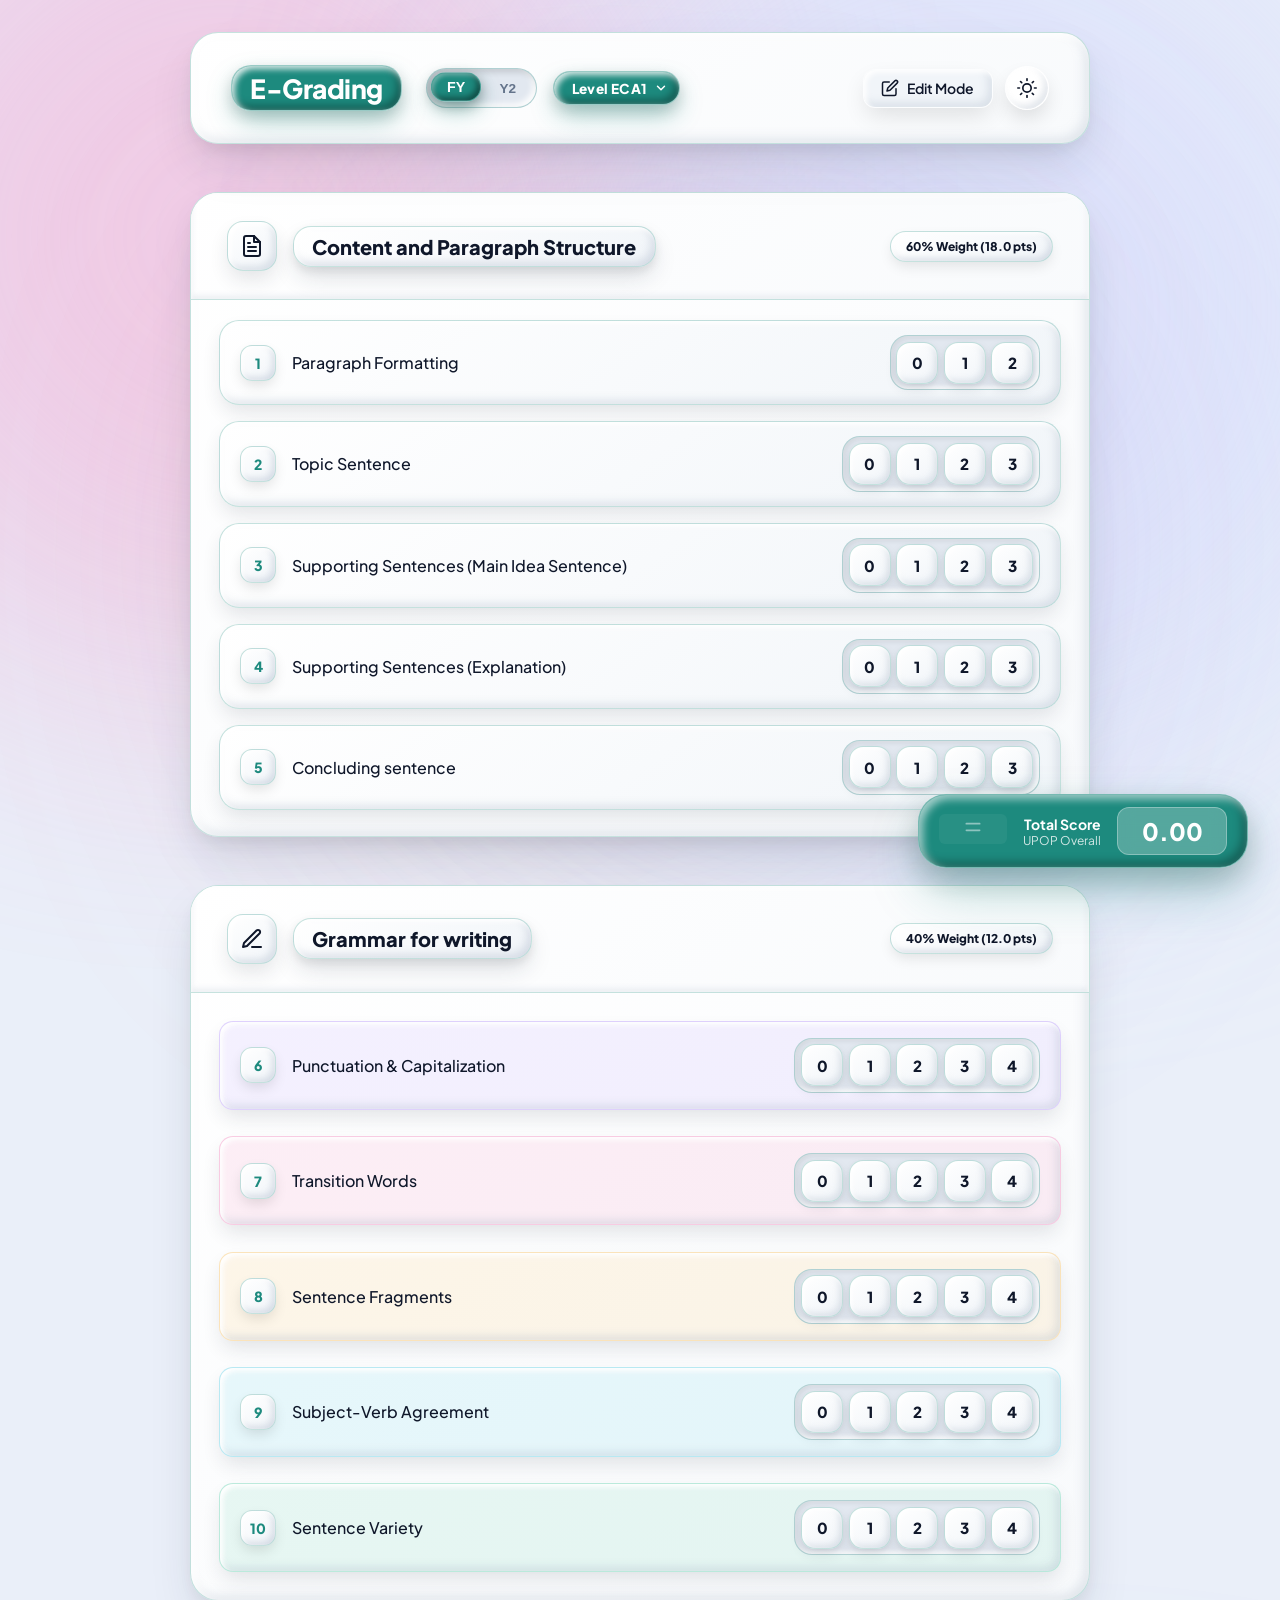
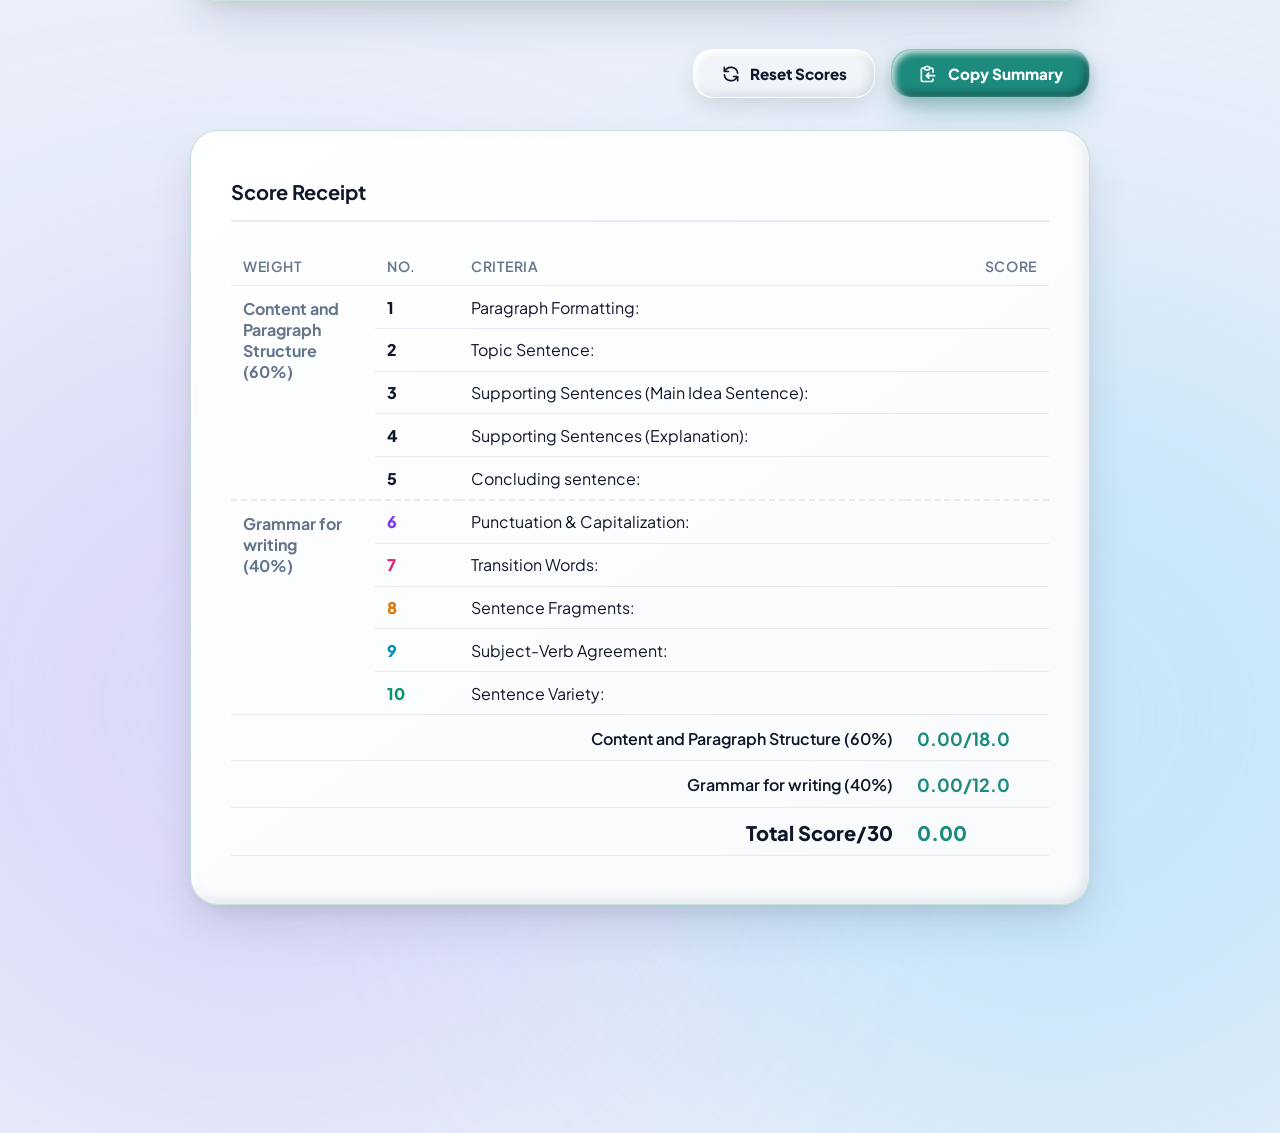
<file: index.html>
<!DOCTYPE html>
<html lang="en">

<head>
    <meta charset="UTF-8">
    <meta name="viewport" content="width=device-width, initial-scale=1.0">
    <title>E-Grading</title>
    <link rel="icon" type="image/svg+xml" href="favicon.svg?v=1.0">
    <link href="https://fonts.googleapis.com/css2?family=Plus+Jakarta+Sans:wght@400;500;600;700;800&family=Inter:wght@400;500;600;700;800&display=swap" rel="stylesheet">
    <link rel="stylesheet" href="style.css?v=12.0">
</head>

<div class="mesh-wrapper">
    <div class="mesh-blob mesh-1"></div>
    <div class="mesh-blob mesh-2"></div>
    <div class="mesh-blob mesh-3"></div>
    <div class="mesh-blob mesh-4"></div>
    <div class="mesh-blob mesh-5"></div>
    <div class="mesh-blob mesh-6"></div>
</div>
<div class="noise-overlay"></div>

<div class="floating-score-card fade-in" id="draggable-score">
    <div class="drag-handle" title="Drag to move anywhere">
        <svg width="20" height="20" fill="none" stroke="currentColor" viewBox="0 0 24 24">
            <path stroke-linecap="round" stroke-linejoin="round" stroke-width="2" d="M4 8h16M4 16h16"></path>
        </svg>
    </div>
    <div class="score-info">
        <span class="score-label">Total Score</span>
        <span class="score-desc">UPOP Overall</span>
    </div>
    <div class="score-value-wrap">
        <span id="top-total-score">0</span>
    </div>
</div>

<div class="container">
    <!-- Premium Header -->
    <header class="header glass-panel">
        <div class="header-left">
            <h1 class="title"><span class="title-logo">E-Grading</span>
                <div class="year-toggle-group" id="year-toggle-group">
                    <button class="year-toggle-btn active" data-year="FY">FY</button>
                    <button class="year-toggle-btn" data-year="Y2">Y2</button>
                </div>
                <select id="level-select" class="badge level-select">
                    <!-- Populated dynamically via JS -->
                </select>
            </h1>
        </div>
        <div class="header-right" style="display: flex; gap: 0.75rem; align-items: center;">
            <button id="edit-mode-toggle" class="btn btn-secondary edit-toggle-btn" title="Toggle Rubric Edit Mode">
                <svg width="18" height="18" viewBox="0 0 24 24" fill="none" stroke="currentColor" stroke-width="2" stroke-linecap="round" stroke-linejoin="round">
                    <path d="M11 4H4a2 2 0 0 0-2 2v14a2 2 0 0 0 2 2h14a2 2 0 0 0 2-2v-7"></path>
                    <path d="M18.5 2.5a2.121 2.121 0 0 1 3 3L12 15l-4 1 1-4 9.5-9.5z"></path>
                </svg>
                <span id="edit-toggle-label">Edit Mode</span>
            </button>
            <button id="theme-toggle" class="theme-btn" aria-label="Toggle Dark Mode">
                <svg class="sun-icon" xmlns="http://www.w3.org/2000/svg" width="20" height="20" viewBox="0 0 24 24"
                    fill="none" stroke="currentColor" stroke-width="2" stroke-linecap="round" stroke-linejoin="round">
                    <circle cx="12" cy="12" r="5"></circle>
                    <line x1="12" y1="1" x2="12" y2="3"></line>
                    <line x1="12" y1="21" x2="12" y2="23"></line>
                    <line x1="4.22" y1="4.22" x2="5.64" y2="5.64"></line>
                    <line x1="18.36" y1="18.36" x2="19.78" y2="19.78"></line>
                    <line x1="1" y1="12" x2="3" y2="12"></line>
                    <line x1="21" y1="12" x2="23" y2="12"></line>
                    <line x1="4.22" y1="19.78" x2="5.64" y2="18.36"></line>
                    <line x1="18.36" y1="5.64" x2="19.78" y2="4.22"></line>
                </svg>
                <svg class="moon-icon" xmlns="http://www.w3.org/2000/svg" width="20" height="20" viewBox="0 0 24 24"
                    fill="none" stroke="currentColor" stroke-width="2" stroke-linecap="round" stroke-linejoin="round"
                    style="display:none;">
                    <path d="M21 12.79A9 9 0 1 1 11.21 3 7 7 0 0 0 21 12.79z"></path>
                </svg>
            </button>
        </div>
    </header>

    <!-- Edit Toolbar (Shown in Edit Mode) -->
    <div class="edit-toolbar glass-panel fade-in" id="edit-toolbar" style="display: none;">
        <div class="edit-toolbar-left">
            <span class="badge edit-mode-tag">
                <svg width="13" height="13" viewBox="0 0 24 24" fill="none" stroke="currentColor" stroke-width="2.5" stroke-linecap="round" stroke-linejoin="round">
                    <path d="M12 20h9"></path>
                    <path d="M16.5 3.5a2.121 2.121 0 0 1 3 3L7 19l-4 1 1-4L16.5 3.5z"></path>
                </svg>
                <span>EDIT MODE</span>
            </span>
            <div class="edit-toolbar-divider"></div>
            <div class="edit-toolbar-pill">
                <label for="edit-exam-total-points">Exam:</label>
                <input type="number" id="edit-exam-total-points" value="30" min="1" max="1000">
                <span class="pts-unit">pts</span>
            </div>
            <div class="edit-toolbar-pill">
                <label for="edit-show-score-100">
                    <input type="checkbox" id="edit-show-score-100">
                    <span>Score / 100</span>
                </label>
            </div>
        </div>
        <div class="edit-toolbar-right">
            <button id="restore-default-btn" class="btn btn-secondary toolbar-btn" title="Restore default criteria for this level">
                <svg width="14" height="14" viewBox="0 0 24 24" fill="none" stroke="currentColor" stroke-width="2.2" stroke-linecap="round" stroke-linejoin="round">
                    <path d="M3 12a9 9 0 0 1 9-9 9.75 9.75 0 0 1 6.74 2.74L21 8"></path>
                    <path d="M21 3v5h-5"></path>
                    <path d="M21 12a9 9 0 0 1-9 9 9.75 9.75 0 0 1-6.74-2.74L3 16"></path>
                    <path d="M8 16H3v5"></path>
                </svg>
                <span>Restore</span>
            </button>
            <button id="cloud-token-btn" class="btn btn-secondary toolbar-btn" title="Configure GitHub Cloud Sync Token">
                <svg width="14" height="14" viewBox="0 0 24 24" fill="none" stroke="currentColor" stroke-width="2.2" stroke-linecap="round" stroke-linejoin="round">
                    <path d="M17.5 19H9a7 7 0 1 1 6.71-9h1.79a4.5 4.5 0 1 1 0 9Z"></path>
                </svg>
                <span>Cloud Token</span>
            </button>
            <button id="save-sync-btn" class="btn btn-primary toolbar-btn-save" title="Save & Sync to GitHub cloud">
                <svg width="14" height="14" viewBox="0 0 24 24" fill="none" stroke="currentColor" stroke-width="2.4" stroke-linecap="round" stroke-linejoin="round">
                    <path d="M19 16.9A5 5 0 0 0 18 7h-1.26a8 8 0 1 0-11.62 9"></path>
                    <polyline points="12 11 12 21"></polyline>
                    <polyline points="8 15 12 11 16 15"></polyline>
                </svg>
                <span>Save & Sync</span>
            </button>
        </div>
    </div>

    <main class="main-content">
        <!-- Content & Structure Category -->
        <div class="category-card glass-panel fade-in">
            <div class="cat-header content-theme">
                <div class="cat-title-wrap">
                    <div class="icon-box">
                        <svg width="24" height="24" viewBox="0 0 24 24" fill="none" stroke="currentColor"
                            stroke-width="2" stroke-linecap="round" stroke-linejoin="round">
                            <path d="M14 2H6a2 2 0 0 0-2 2v16a2 2 0 0 0 2 2h12a2 2 0 0 0 2-2V8z"></path>
                            <polyline points="14 2 14 8 20 8"></polyline>
                            <line x1="16" y1="13" x2="8" y2="13"></line>
                            <line x1="16" y1="17" x2="8" y2="17"></line>
                            <polyline points="10 9 9 9 8 9"></polyline>
                        </svg>
                    </div>
                    <div id="content-header-title-container">
                        <h2 id="content-cat-title">Content and Paragraph Structure</h2>
                    </div>
                </div>
                <div id="content-header-weight-container">
                    <div class="weight-badge" id="content-weight-badge">60% Weight (18 pts)</div>
                </div>
            </div>

            <div class="criteria-list" id="content-criteria-list">
                <!-- Dynamically generated by JS -->
            </div>

            <div class="add-crit-wrapper" id="content-add-wrapper" style="display: none; padding: 0.75rem 1.75rem 1.25rem 1.75rem;">
                <button id="add-content-crit-btn" class="btn btn-secondary" style="width: 100%; border: 2px dashed var(--border); justify-content: center; padding: 0.65rem 1rem; font-weight: 600; color: #1D8A7E;">
                    + Add Content Criterion
                </button>
            </div>
        </div>

        <!-- Grammar Category -->
        <div class="category-card glass-panel fade-in" style="animation-delay: 0.1s;">
            <div class="cat-header grammar-theme">
                <div class="cat-title-wrap">
                    <div class="icon-box">
                        <svg width="24" height="24" viewBox="0 0 24 24" fill="none" stroke="currentColor"
                            stroke-width="2" stroke-linecap="round" stroke-linejoin="round">
                            <path d="M12 20h9"></path>
                            <path d="M16.5 3.5a2.121 2.121 0 0 1 3 3L7 19l-4 1 1-4L16.5 3.5z"></path>
                        </svg>
                    </div>
                    <div id="grammar-header-title-container">
                        <h2 id="grammar-cat-title">Grammar for writing</h2>
                    </div>
                </div>
                <div id="grammar-header-weight-container">
                    <div class="weight-badge" id="grammar-weight-badge">40% Weight (12 pts)</div>
                </div>
            </div>

            <div class="criteria-list" id="grammar-criteria-list">
                <!-- Dynamically generated by JS -->
            </div>

            <div class="add-crit-wrapper" id="grammar-add-wrapper" style="display: none; padding: 0.75rem 1.75rem 1.25rem 1.75rem;">
                <button id="add-grammar-crit-btn" class="btn btn-secondary" style="width: 100%; border: 2px dashed var(--border); justify-content: center; padding: 0.65rem 1rem; font-weight: 600; color: #7057A4;">
                    + Add Grammar Criterion
                </button>
            </div>
        </div>

        <!-- Action Buttons -->
        <div class="action-bar fade-in" style="animation-delay: 0.2s;">
            <button id="reset-btn" class="btn btn-secondary">
                <svg width="20" height="20" fill="none" stroke="currentColor" viewBox="0 0 24 24">
                    <path stroke-linecap="round" stroke-linejoin="round" stroke-width="2"
                        d="M4 4v5h.582m15.356 2A8.001 8.001 0 004.582 9m0 0H9m11 11v-5h-.581m0 0a8.003 8.003 0 01-15.357-2m15.357 2H15">
                    </path>
                </svg>
                Reset Scores
            </button>
            <button id="select-btn" class="btn btn-primary">
                <svg width="20" height="20" fill="none" stroke="currentColor" viewBox="0 0 24 24">
                    <path stroke-linecap="round" stroke-linejoin="round" stroke-width="2"
                        d="M8 5H6a2 2 0 00-2 2v12a2 2 0 002 2h10a2 2 0 002-2v-1M8 5a2 2 0 002 2h2a2 2 0 002-2M8 5a2 2 0 012-2h2a2 2 0 012 2m0 0h2a2 2 0 012 2v3m2 4H10m0 0l3-3m-3 3l3 3">
                    </path>
                </svg>
                Copy Summary
            </button>
        </div>

        <!-- Summary Receipt -->
        <div class="summary-wrapper glass-panel fade-in" id="summary-section" style="animation-delay: 0.3s;">
            <h3 class="summary-title">Score Receipt</h3>
            <table class="modern-summary-table" id="summary-table">
                <thead>
                    <tr>
                        <th>Weight</th>
                        <th>No.</th>
                        <th>Criteria</th>
                        <th class="text-right">Score</th>
                    </tr>
                </thead>
                <tbody id="summary-tbody">
                    <!-- Dynamically generated by JS -->
                </tbody>
                <tfoot>
                    <tr>
                        <td colspan="3" class="total-label" id="summary-content-label">Content and Paragraph Structure
                            (50%)</td>
                        <td class="total-val text-brand" id="total-content">0.00/50</td>
                    </tr>
                    <tr>
                        <td colspan="3" class="total-label" id="summary-grammar-label">Grammar for writing (50%)</td>
                        <td class="total-val text-brand" id="total-grammar">0.00/50</td>
                    </tr>
                    <tr class="grand-total">
                        <td colspan="3" class="total-label text-bold">Total Score/30</td>
                        <td class="total-val text-brand text-bold" id="total-score">0.00</td>
                    </tr>
                    <tr id="normalized-score-row" class="normalized-total-row" style="display: none;">
                        <td colspan="3" class="total-label text-bold" style="color: var(--primary);">Normalized Score</td>
                        <td class="total-val text-brand text-bold" id="total-score-100" style="color: var(--primary);">0.00 / 100</td>
                    </tr>
                </tfoot>
            </table>
        </div>

    </main>
</div>

<script src="script.js?v=12.0"></script>
</body>

</html>
</file>
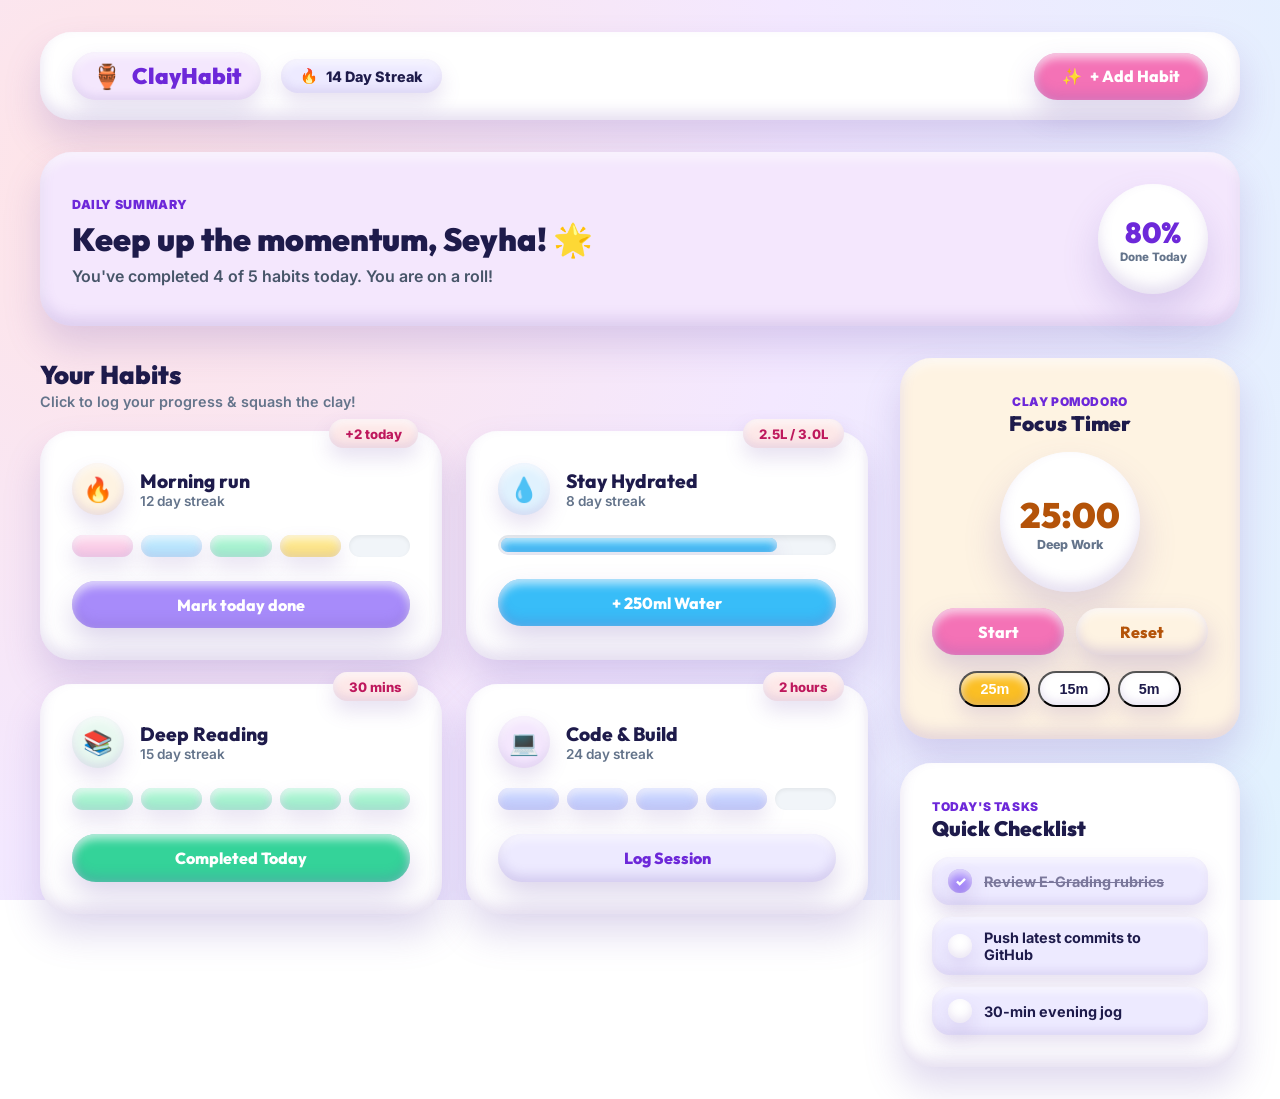
<file: claymorphism/index.html>
<!DOCTYPE html>
<html lang="en">
<head>
    <meta charset="UTF-8">
    <meta name="viewport" content="width=device-width, initial-scale=1.0">
    <title>ClayHabit — Claymorphism Life & Habit Tracker</title>
    <link rel="preconnect" href="https://fonts.googleapis.com">
    <link rel="preconnect" href="https://fonts.gstatic.com" crossorigin>
    <link href="https://fonts.googleapis.com/css2?family=Outfit:wght@500;600;700;800;900&family=Inter:wght@400;500;600;700;800&display=swap" rel="stylesheet">
    <link rel="stylesheet" href="style.css?v=1.0">
</head>
<body>

<div class="app-stage">
    <!-- Main Clay Header -->
    <header class="clay-header">
        <div class="header-left">
            <div class="clay-logo-badge">
                <span class="logo-icon">🏺</span>
                <span class="logo-text">ClayHabit</span>
            </div>
            <div class="clay-pill streak-pill">
                <span class="pill-fire">🔥</span>
                <span id="total-streak-count" class="pill-text">14 Day Streak</span>
            </div>
        </div>
        <div class="header-right">
            <button id="add-habit-btn" class="clay-btn btn-coral">
                <span class="btn-icon">✨</span>
                <span>+ Add Habit</span>
            </button>
        </div>
    </header>

    <!-- Main Grid Dashboard -->
    <main class="dashboard-grid">
        <!-- Hero Greeting Card -->
        <section class="clay-card hero-card">
            <div class="hero-content">
                <span class="hero-badge">DAILY SUMMARY</span>
                <h1 class="hero-title">Keep up the momentum, Seyha! 🌟</h1>
                <p class="hero-subtitle">You've completed 4 of 5 habits today. You are on a roll!</p>
            </div>
            <div class="hero-progress-ring">
                <div class="clay-circle-progress">
                    <span class="progress-num" id="daily-completion-pct">80%</span>
                    <span class="progress-lbl">Done Today</span>
                </div>
            </div>
        </section>

        <!-- Habit Cards Grid -->
        <section class="habits-section">
            <div class="section-header">
                <h2 class="section-title">Your Habits</h2>
                <span class="section-subtitle">Click to log your progress & squash the clay!</span>
            </div>

            <div class="habits-grid" id="habits-container">
                <!-- Habit 1: Morning Run (Matches User Sample) -->
                <div class="clay-card habit-card" data-id="habit-1">
                    <div class="clay-badge float-badge">+2 today</div>
                    <div class="habit-header">
                        <div class="clay-icon-box icon-amber">🔥</div>
                        <div class="habit-info">
                            <h3 class="habit-name">Morning run</h3>
                            <p class="habit-streak">12 day streak</p>
                        </div>
                    </div>
                    <div class="streak-tracker-pills">
                        <span class="clay-pill tracker-pill pill-pink active"></span>
                        <span class="clay-pill tracker-pill pill-blue active"></span>
                        <span class="clay-pill tracker-pill pill-green active"></span>
                        <span class="clay-pill tracker-pill pill-orange active"></span>
                        <span class="clay-pill tracker-pill pill-empty"></span>
                    </div>
                    <button class="clay-btn btn-violet habit-action-btn" data-action="toggle">
                        Mark today done
                    </button>
                </div>

                <!-- Habit 2: Daily Hydration -->
                <div class="clay-card habit-card" data-id="habit-2">
                    <div class="clay-badge float-badge">2.5L / 3.0L</div>
                    <div class="habit-header">
                        <div class="clay-icon-box icon-blue">💧</div>
                        <div class="habit-info">
                            <h3 class="habit-name">Stay Hydrated</h3>
                            <p class="habit-streak">8 day streak</p>
                        </div>
                    </div>
                    <div class="clay-progress-track">
                        <div class="clay-progress-fill bg-blue" style="width: 83%;"></div>
                    </div>
                    <button class="clay-btn btn-sky habit-action-btn" data-action="water">
                        + 250ml Water
                    </button>
                </div>

                <!-- Habit 3: Deep Reading -->
                <div class="clay-card habit-card" data-id="habit-3">
                    <div class="clay-badge float-badge">30 mins</div>
                    <div class="habit-header">
                        <div class="clay-icon-box icon-green">📚</div>
                        <div class="habit-info">
                            <h3 class="habit-name">Deep Reading</h3>
                            <p class="habit-streak">15 day streak</p>
                        </div>
                    </div>
                    <div class="streak-tracker-pills">
                        <span class="clay-pill tracker-pill pill-green active"></span>
                        <span class="clay-pill tracker-pill pill-green active"></span>
                        <span class="clay-pill tracker-pill pill-green active"></span>
                        <span class="clay-pill tracker-pill pill-green active"></span>
                        <span class="clay-pill tracker-pill pill-green active"></span>
                    </div>
                    <button class="clay-btn btn-mint habit-action-btn" data-action="toggle">
                        Completed Today
                    </button>
                </div>

                <!-- Habit 4: Coding Practice -->
                <div class="clay-card habit-card" data-id="habit-4">
                    <div class="clay-badge float-badge">2 hours</div>
                    <div class="habit-header">
                        <div class="clay-icon-box icon-purple">💻</div>
                        <div class="habit-info">
                            <h3 class="habit-name">Code & Build</h3>
                            <p class="habit-streak">24 day streak</p>
                        </div>
                    </div>
                    <div class="streak-tracker-pills">
                        <span class="clay-pill tracker-pill pill-periwinkle active"></span>
                        <span class="clay-pill tracker-pill pill-periwinkle active"></span>
                        <span class="clay-pill tracker-pill pill-periwinkle active"></span>
                        <span class="clay-pill tracker-pill pill-periwinkle active"></span>
                        <span class="clay-pill tracker-pill pill-empty"></span>
                    </div>
                    <button class="clay-btn btn-periwinkle habit-action-btn" data-action="toggle">
                        Log Session
                    </button>
                </div>
            </div>
        </section>

        <!-- Right Side Panel: Clay Focus Timer & Quick Tasks -->
        <aside class="side-panel">
            <!-- Clay Focus Timer Card -->
            <div class="clay-card timer-card">
                <span class="card-label">CLAY POMODORO</span>
                <h3 class="card-heading">Focus Timer</h3>
                
                <div class="clay-timer-circle">
                    <span id="timer-display" class="timer-time">25:00</span>
                    <span id="timer-status" class="timer-mode">Deep Work</span>
                </div>

                <div class="timer-controls">
                    <button id="timer-start-btn" class="clay-btn btn-coral timer-btn">Start</button>
                    <button id="timer-reset-btn" class="clay-btn btn-cream timer-btn">Reset</button>
                </div>

                <div class="timer-presets">
                    <button class="clay-pill preset-pill active" data-time="1500">25m</button>
                    <button class="clay-pill preset-pill" data-time="900">15m</button>
                    <button class="clay-pill preset-pill" data-time="300">5m</button>
                </div>
            </div>

            <!-- Clay Tasks Checklist Card -->
            <div class="clay-card tasks-card">
                <span class="card-label">TODAY'S TASKS</span>
                <h3 class="card-heading">Quick Checklist</h3>

                <ul class="task-list" id="task-list-container">
                    <li class="task-item">
                        <label class="clay-checkbox">
                            <input type="checkbox" checked>
                            <span class="checkbox-mark">✓</span>
                        </label>
                        <span class="task-text done">Review E-Grading rubrics</span>
                    </li>
                    <li class="task-item">
                        <label class="clay-checkbox">
                            <input type="checkbox">
                            <span class="checkbox-mark"></span>
                        </label>
                        <span class="task-text">Push latest commits to GitHub</span>
                    </li>
                    <li class="task-item">
                        <label class="clay-checkbox">
                            <input type="checkbox">
                            <span class="checkbox-mark"></span>
                        </label>
                        <span class="task-text">30-min evening jog</span>
                    </li>
                </ul>
            </div>
        </aside>
    </main>
</div>

<!-- Modal: Add Custom Habit -->
<div class="modal-backdrop" id="add-modal" style="display: none;">
    <div class="clay-card modal-card">
        <div class="modal-header">
            <h3 class="modal-title">✨ Create New Habit</h3>
            <button class="modal-close" id="modal-close-btn">&times;</button>
        </div>
        <form id="new-habit-form">
            <div class="form-group">
                <label class="form-label">Habit Name</label>
                <input type="text" id="habit-name-input" class="clay-input" placeholder="e.g. Daily Meditation" required>
            </div>
            <div class="form-group">
                <label class="form-label">Icon Emoji</label>
                <input type="text" id="habit-icon-input" class="clay-input" value="🧘" required maxlength="2">
            </div>
            <div class="form-group">
                <label class="form-label">Color Theme</label>
                <div class="color-options">
                    <label class="color-radio"><input type="radio" name="theme-color" value="btn-violet" checked><span class="color-dot bg-violet"></span></label>
                    <label class="color-radio"><input type="radio" name="theme-color" value="btn-coral"><span class="color-dot bg-coral"></span></label>
                    <label class="color-radio"><input type="radio" name="theme-color" value="btn-sky"><span class="color-dot bg-sky"></span></label>
                    <label class="color-radio"><input type="radio" name="theme-color" value="btn-mint"><span class="color-dot bg-mint"></span></label>
                    <label class="color-radio"><input type="radio" name="theme-color" value="btn-periwinkle"><span class="color-dot bg-periwinkle"></span></label>
                </div>
            </div>
            <div class="modal-actions">
                <button type="submit" class="clay-btn btn-violet">Create Habit</button>
            </div>
        </form>
    </div>
</div>

<script src="script.js?v=1.0"></script>
</body>
</html>
</file>
<file: style.css>
:root {
    --primary: #4F46E5;
    --primary-hover: #4338CA;
    --secondary: rgba(255, 255, 255, 0.45);
    --secondary-hover: rgba(255, 255, 255, 0.7);

    --text-main: #0F172A;
    --text-muted: #64748B;

    --bg-main: #EAEFF9;
    --bg-card: rgba(255, 255, 255, 0.65);
    --bg-btn: rgba(255, 255, 255, 0.75);

    --border: rgba(226, 232, 240, 0.8);
    --glass-border: rgba(255, 255, 255, 0.65);

    --shadow-glass: 0 20px 40px -15px rgba(30, 41, 59, 0.07);
    --shadow-premium: 
        0 10px 25px -5px rgba(15, 23, 42, 0.05),
        0 4px 6px -2px rgba(15, 23, 42, 0.02),
        inset 0 1px 1px 0 rgba(255, 255, 255, 0.8);

    /* Dynamic Level Colors */
    --color-a2: #059669;
    --color-b1: #1D4ED8;
    --color-b2: #6D28D9;

    /* Mesh Blob Colors */
    --mesh-1: #FBCFE8;
    --mesh-2: #DDD6FE;
    --mesh-3: #BAE6FD;
    --mesh-4: #E0E7FF;
    --mesh-5: #FDE68A;
    --mesh-6: #C084FC;

    /* Dynamic Level Derived Colors */
    --primary-glow: rgba(79, 70, 229, 0.35);
    --primary-transparent: rgba(79, 70, 229, 0.12);
    --primary-border: rgba(79, 70, 229, 0.25);

    --success: #059669;
    --purple: #7C3AED;
    --pink: #DB2777;
    --orange: #D97706;
    --cyan: #0891B2;
}

[data-theme="dark"] {
    --primary: #818CF8;
    --primary-hover: #A5B4FC;
    --secondary: rgba(30, 41, 59, 0.6);
    --secondary-hover: rgba(51, 65, 85, 0.8);

    --text-main: #F8FAFC;
    --text-muted: #94A3B8;

    --bg-main: #0B0F19;
    --bg-card: rgba(15, 23, 42, 0.7);
    --bg-btn: rgba(30, 41, 59, 0.8);

    --border: rgba(255, 255, 255, 0.12);
    --glass-border: rgba(255, 255, 255, 0.15);

    --shadow-glass: 0 20px 50px rgba(0, 0, 0, 0.5);
    --shadow-premium: 
        0 20px 25px -5px rgba(0, 0, 0, 0.3),
        0 10px 10px -5px rgba(0, 0, 0, 0.2),
        inset 0 1px 1px 0 rgba(255, 255, 255, 0.15);
}

body {
    font-family: 'Plus Jakarta Sans', 'Inter', -apple-system, BlinkMacSystemFont, sans-serif;
    background-color: var(--bg-main);
    color: var(--text-main);
    margin: 0;
    padding: 2rem;
    min-height: 100vh;
    position: relative;
    overflow-x: hidden;
    transition: background-color 0.4s ease, color 0.4s ease;
}

/* Background animated blobs for glassmorphism */
/* Background Styles */
.bg-style-aurora .mesh-wrapper {
    display: none;
}

.bg-style-aurora body {
    background: linear-gradient(135deg, var(--bg-main) 0%, var(--primary-transparent) 100%);
}

.bg-style-minimal .mesh-wrapper {
    display: block;
}

.bg-style-minimal .mesh-blob {
    display: none;
}

.bg-style-minimal .mesh-3 {
    display: block;
    width: 40vw;
    height: 40vw;
    top: -10vh;
    right: -10vw;
    opacity: 0.2;
}

.mesh-blob {
    position: absolute;
    border-radius: 50%;
    filter: blur(140px);
    opacity: 0.45;
    will-change: transform;
}

.mesh-1 {
    background: radial-gradient(circle, #FBCFE8 0%, #F472B6 70%, transparent 100%);
    width: 65vw;
    height: 65vw;
    top: -20vh;
    left: -15vw;
    animation: float 28s ease-in-out infinite;
}

.mesh-2 {
    background: radial-gradient(circle, #DDD6FE 0%, #C7D2FE 70%, transparent 100%);
    width: 70vw;
    height: 70vw;
    top: -15vh;
    right: -10vw;
    animation: float 32s ease-in-out infinite reverse;
}

.mesh-3 {
    background: radial-gradient(circle, #BAE6FD 0%, #7DD3FC 70%, transparent 100%);
    width: 65vw;
    height: 65vw;
    bottom: -20vh;
    right: -15vw;
    animation: float 30s ease-in-out infinite;
}

.mesh-4 {
    background: radial-gradient(circle, #E0E7FF 0%, #A78BFA 60%, transparent 100%);
    width: 60vw;
    height: 60vw;
    bottom: -15vh;
    left: -10vw;
    opacity: 0.35;
    animation: float 36s ease-in-out infinite reverse;
}

.mesh-5 {
    background: radial-gradient(circle, #FDE68A 0%, #FCA5A5 60%, transparent 100%);
    width: 45vw;
    height: 45vw;
    top: 30vh;
    left: 25vw;
    filter: blur(160px);
    opacity: 0.25;
    animation: float 40s ease-in-out infinite;
}

.mesh-6 {
    background: radial-gradient(circle, #C084FC 0%, #93C5FD 70%, transparent 100%);
    width: 50vw;
    height: 50vw;
    top: 25vh;
    right: 15vw;
    filter: blur(150px);
    opacity: 0.2;
    animation: float 34s linear infinite;
}

[data-theme="dark"] .mesh-blob {
    filter: blur(80px);
    transform: translateZ(0);
}
[data-theme="dark"] .mesh-1 { background: radial-gradient(circle, #831843 0%, #4C1D95 100%); opacity: 0.25; }
[data-theme="dark"] .mesh-2 { background: radial-gradient(circle, #3730A3 0%, #1E1B4B 100%); opacity: 0.25; }
[data-theme="dark"] .mesh-3 { background: radial-gradient(circle, #0C4A6E 0%, #0369A1 100%); opacity: 0.25; }
[data-theme="dark"] .mesh-4 { background: radial-gradient(circle, #4C1D95 0%, #1E1B4B 100%); opacity: 0.2; }
[data-theme="dark"] .mesh-5 { background: radial-gradient(circle, #581C87 0%, #0F172A 100%); opacity: 0.15; }
[data-theme="dark"] .mesh-6 { background: radial-gradient(circle, #1E3A8A 0%, #0F172A 100%); opacity: 0.2; }

/* Noise overlay - Disabled for performance during scroll */
.noise-overlay {
    display: none;
}

@keyframes float {
    0% {
        transform: rotate(0deg) translate(0) scale(1);
    }

    33% {
        transform: rotate(120deg) translate(30px, -50px) scale(1.05);
    }

    66% {
        transform: rotate(240deg) translate(-20px, 20px) scale(0.95);
    }

    100% {
        transform: rotate(360deg) translate(0) scale(1);
    }
}

.container {
    max-width: 900px;
    margin: 0 auto;
}

/* Claymorphism Reusable Card Class */
.glass-panel {
    background: linear-gradient(145deg, #FFFFFF 0%, #F8FAFC 100%);
    border: 1px solid var(--primary-border);
    box-shadow: 
        0 24px 50px -10px rgba(30, 41, 59, 0.15),
        0 8px 20px -4px rgba(0, 0, 0, 0.08),
        inset 4px 4px 8px #FFFFFF,
        inset -4px -4px 12px rgba(148, 163, 184, 0.25);
    border-radius: 28px;
    transform: translateZ(0);
    transition: transform 0.35s cubic-bezier(0.34, 1.56, 0.64, 1), box-shadow 0.35s ease, background-color 0.35s ease, border-color 0.35s ease;
}

.glass-panel:hover {
    background: linear-gradient(145deg, #FFFFFF 0%, #F1F5F9 100%);
    border-color: var(--primary-glow);
    transform: translateY(-2px);
    box-shadow: 
        0 30px 60px -10px rgba(30, 41, 59, 0.2),
        0 12px 28px -4px rgba(0, 0, 0, 0.1),
        inset 4px 4px 8px #FFFFFF,
        inset -5px -5px 12px rgba(148, 163, 184, 0.3);
}

[data-theme="dark"] .glass-panel {
    background: rgba(30, 41, 59, 0.88);
    border: 1px solid var(--primary-border);
    box-shadow: 
        0 24px 56px -10px rgba(0, 0, 0, 0.6),
        0 8px 24px -4px rgba(0, 0, 0, 0.4),
        inset 3px 3px 6px rgba(255, 255, 255, 0.12),
        inset -4px -4px 10px rgba(0, 0, 0, 0.55);
}

[data-theme="dark"] .glass-panel:hover {
    background: rgba(30, 41, 59, 0.95);
    border-color: var(--primary-glow);
    box-shadow: 
        0 30px 64px -10px rgba(0, 0, 0, 0.7),
        0 12px 28px -4px rgba(0, 0, 0, 0.5),
        inset 2px 2px 4px rgba(255, 255, 255, 0.12),
        inset -4px -4px 10px rgba(0, 0, 0, 0.65);
}

/* 3D Clay Theme Toggle Button */
.theme-btn {
    background: rgba(255, 255, 255, 0.9);
    border: 1px solid rgba(255, 255, 255, 0.8);
    color: var(--text-main);
    width: 44px;
    height: 44px;
    border-radius: 50%;
    display: flex;
    align-items: center;
    justify-content: center;
    cursor: pointer;
    transition: all 0.3s cubic-bezier(0.34, 1.56, 0.64, 1);
    box-shadow: 
        0 10px 20px -2px rgba(0, 0, 0, 0.12),
        inset 3px 3px 5px rgba(255, 255, 255, 0.95),
        inset -4px -4px 6px rgba(148, 163, 184, 0.25);
}

[data-theme="dark"] .theme-btn {
    background: rgba(51, 65, 85, 0.9);
    border-color: rgba(255, 255, 255, 0.2);
    box-shadow: 
        0 8px 18px -2px rgba(0, 0, 0, 0.5),
        inset 2.5px 2.5px 4px rgba(255, 255, 255, 0.3),
        inset -2.5px -2.5px 5px rgba(0, 0, 0, 0.6);
}

.theme-btn:hover {
    transform: translateY(-2px) scale(1.08);
}

/* Header */
.header {
    display: flex;
    justify-content: space-between;
    align-items: center;
    margin-bottom: 3rem;
    padding: 2rem 2.5rem;
    position: relative;
    z-index: 1100;
}

.subtitle {
    margin: 0;
    font-size: 0.75rem;
    text-transform: uppercase;
    letter-spacing: 0.15em;
    color: var(--text-muted);
    font-weight: 700;
}

.title {
    margin: 0;
    font-size: 2.25rem;
    font-weight: 800;
    color: var(--text-main);
    display: flex;
    align-items: center;
    gap: 1rem;
    letter-spacing: -0.02em;
}

/* 3D Claymorphism Title Logo */
.title-logo {
    display: inline-flex;
    align-items: center;
    padding: 0.35rem 1.15rem;
    background: linear-gradient(135deg, var(--primary) 0%, var(--primary-hover) 100%);
    color: #FFFFFF !important;
    border-radius: 20px;
    font-size: 1.65rem;
    font-weight: 800;
    letter-spacing: -0.02em;
    border: 1px solid rgba(255, 255, 255, 0.55);
    box-shadow: 
        0 12px 28px -4px var(--primary-glow),
        0 6px 14px rgba(0, 0, 0, 0.15),
        inset 3px 3px 6px rgba(255, 255, 255, 0.85),
        inset -4px -4px 8px rgba(0, 0, 0, 0.35);
    transition: transform 0.35s cubic-bezier(0.34, 1.56, 0.64, 1), box-shadow 0.35s ease;
    user-select: none;
}

[data-theme="dark"] .title-logo {
    background: linear-gradient(135deg, var(--primary) 0%, var(--primary-hover) 100%);
    color: #FFFFFF !important;
    border-color: rgba(255, 255, 255, 0.22);
    box-shadow: 
        0 0 24px var(--primary-glow),
        0 8px 20px rgba(0, 0, 0, 0.5),
        inset 2px 2px 4px rgba(255, 255, 255, 0.25),
        inset -3px -3px 6px rgba(0, 0, 0, 0.35);
}

.title-logo:hover {
    transform: translateY(-2px) scale(1.04);
}

.badge {
    font-size: 0.85rem;
    padding: 0.45rem 1.8rem 0.45rem 1.1rem;
    background: var(--primary);
    color: white;
    border-radius: 20px;
    font-weight: 800;
    letter-spacing: 0.025em;
    border: 1px solid rgba(255, 255, 255, 0.55);
    box-shadow: 
        0 12px 26px -3px var(--primary-glow),
        0 6px 14px rgba(0, 0, 0, 0.15),
        inset 3px 3px 6px rgba(255, 255, 255, 0.85),
        inset -4px -4px 8px rgba(0, 0, 0, 0.35);
}

.level-select {
    cursor: pointer;
    outline: none;
    font-family: inherit;
    appearance: none;
    -webkit-appearance: none;
    background-image: url("data:image/svg+xml,%3Csvg xmlns='http://www.w3.org/2000/svg' width='14' height='14' viewBox='0 0 24 24' fill='none' stroke='white' stroke-width='2.5' stroke-linecap='round' stroke-linejoin='round'%3E%3Cpolyline points='6 9 12 15 18 9'%3E%3C/polyline%3E%3C/svg%3E");
    background-repeat: no-repeat;
    background-position: right 0.65rem center;
    transition: all 0.3s cubic-bezier(0.34, 1.56, 0.64, 1);
}

.level-select:hover {
    transform: translateY(-2px) scale(1.04);
    box-shadow: 
        0 16px 32px -3px var(--primary-glow),
        0 8px 18px rgba(0, 0, 0, 0.18),
        inset 3px 3px 6px rgba(255, 255, 255, 0.95),
        inset -4px -4px 8px rgba(0, 0, 0, 0.35);
}

/* Year Toggle Segmented 3D Clay Control */
.year-toggle-group {
    display: inline-flex;
    background: #E2E8F0;
    padding: 0.3rem;
    border-radius: 999px;
    border: 1px solid var(--primary-border);
    box-shadow: inset 3px 3px 6px rgba(0, 0, 0, 0.15), inset -3px -3px 6px #FFFFFF;
    gap: 0.25rem;
    align-items: center;
    vertical-align: middle;
    margin-left: 0.5rem;
}

[data-theme="dark"] .year-toggle-group {
    background: rgba(15, 23, 42, 0.7);
    border-color: var(--primary-border);
    box-shadow: inset 0 2px 6px rgba(0, 0, 0, 0.5);
}

.year-toggle-btn {
    background: transparent;
    border: 1px solid transparent;
    color: var(--text-muted);
    padding: 0.35rem 0.9rem;
    border-radius: 999px;
    font-size: 0.85rem;
    font-weight: 800;
    cursor: pointer;
    transition: all 0.25s cubic-bezier(0.34, 1.56, 0.64, 1);
    user-select: none;
}

.year-toggle-btn:hover {
    color: var(--text-main);
}

.year-toggle-btn.active {
    background: linear-gradient(135deg, var(--primary) 0%, var(--primary-hover) 100%);
    color: white !important;
    border: 1px solid rgba(255, 255, 255, 0.22);
    box-shadow: 
        0 10px 22px -2px var(--primary-glow),
        0 4px 12px rgba(0, 0, 0, 0.35),
        inset 2px 2px 4px rgba(255, 255, 255, 0.35),
        inset -3px -3px 6px rgba(0, 0, 0, 0.45);
    transform: scale(1.05) translateY(-1px);
}

select.level-eca1 {
    background-color: #1D8A7E !important;
}

select.level-eca2 {
    background-color: #A8324A !important;
}

select.level-ecb1 {
    background-color: #7057A4 !important;
}

select.level-cea2 {
    background-color: #0F6292 !important;
}

select.level-ceb1 {
    background-color: #B45309 !important;
}

select.level-ceb2 {
    background-color: #3874CB !important;
}

.level-select option {
    background: var(--bg-main);
    color: var(--text-main);
}

.score-card {
    display: flex;
    align-items: center;
    background: linear-gradient(135deg, var(--primary) 0%, var(--primary-transparent) 100%);
    padding: 0.5rem 1rem 0.5rem 1.5rem;
    border-radius: 14px;
    color: white;
    gap: 1.5rem;
    box-shadow: 0 4px 15px var(--primary-glow);
    transition: transform 0.3s;
}

.score-card:hover {
    transform: translateY(-2px);
}

.score-info {
    display: flex;
    flex-direction: column;
}

.score-label {
    font-size: 0.875rem;
    font-weight: 700;
}

.score-desc {
    font-size: 0.75rem;
    opacity: 0.8;
}

.score-value-wrap {
    background: rgba(255, 255, 255, 0.25);
    padding: 0.5rem 1.25rem;
    border-radius: 12px;
    font-size: 1.5rem;
    font-weight: 800;
    backdrop-filter: blur(8px);
    -webkit-backdrop-filter: blur(8px);
    border: 1px solid rgba(255, 255, 255, 0.3);
    min-width: 110px;
    width: auto;
    text-align: center;
    white-space: nowrap;
    box-sizing: border-box;
}

/* Floating Score Card */
.floating-score-card {
    position: fixed;
    top: 50%;
    right: 2.5rem;
    transform: translateY(-50%);
    z-index: 100;
    display: flex;
    flex-direction: column;
    align-items: center;
    background: linear-gradient(135deg, var(--primary) 0%, var(--primary-hover) 100%);
    padding: 1.25rem 1.75rem 1.75rem 1.75rem;
    border-radius: 28px;
    color: white;
    gap: 1rem;
    box-shadow: 
        0 24px 54px -8px var(--primary-glow),
        0 12px 28px rgba(0, 0, 0, 0.18),
        inset 4px 4px 8px rgba(255, 255, 255, 0.6),
        inset -5px -5px 10px rgba(0, 0, 0, 0.3);
    border: 1px solid rgba(255, 255, 255, 0.4);
    backdrop-filter: blur(20px);
    -webkit-backdrop-filter: blur(20px);
    transition: transform 0.4s cubic-bezier(0.175, 0.885, 0.32, 1.275), box-shadow 0.4s ease;
}

.floating-score-card:hover {
    background: linear-gradient(135deg, var(--primary) 0%, var(--primary-hover) 100%);
    transform: translateY(-50%) scale(1.05);
    box-shadow: 
        0 30px 70px -5px var(--primary-glow),
        0 14px 32px rgba(0, 0, 0, 0.25),
        inset 4px 4px 8px rgba(255, 255, 255, 0.6),
        inset -5px -5px 10px rgba(0, 0, 0, 0.3);
}

.drag-handle {
    cursor: grab;
    opacity: 0.5;
    background: rgba(255, 255, 255, 0.1);
    border-radius: 6px;
    padding: 0.2rem 1.5rem;
    align-self: center;
    transition: all 0.2s;
    margin-bottom: 0.25rem;
}

.drag-handle:hover {
    opacity: 1;
    background: rgba(255, 255, 255, 0.3);
}

.drag-handle:active {
    cursor: grabbing;
}

.floating-score-card.is-dragging {
    transition: none !important;
    transform: none !important;
    box-shadow: 0 16px 48px rgba(0, 0, 0, 0.4);
}

.floating-score-card .score-info {
    text-align: center;
}

@media (max-width: 1300px) {
    .floating-score-card {
        top: auto;
        bottom: 2rem;
        right: 2rem;
        transform: none;
        flex-direction: row;
        padding: 0.75rem 1.25rem;
    }

    .floating-score-card:hover {
        transform: scale(1.05);
    }
}

/* Monochromatic 3D Clay Category Headers */
.category-card {
    margin-bottom: 3rem;
    overflow: hidden;
}

.cat-header {
    display: flex;
    justify-content: space-between;
    align-items: center;
    padding: 1.75rem 2.25rem;
    border-bottom: 1px solid var(--primary-border);
    background: linear-gradient(145deg, rgba(255, 255, 255, 0.95) 0%, rgba(248, 250, 252, 0.95) 100%);
    box-shadow: inset 0 2px 4px #FFFFFF, inset 0 -3px 6px rgba(148, 163, 184, 0.2);
}

[data-theme="dark"] .cat-header {
    background: linear-gradient(145deg, rgba(30, 41, 59, 0.95) 0%, rgba(15, 23, 42, 0.95) 100%);
    border-bottom: 1px solid var(--primary-border);
    box-shadow: inset 0 2px 4px rgba(255, 255, 255, 0.15), inset 0 -2px 6px rgba(0, 0, 0, 0.4);
}

.content-theme, .grammar-theme {
    border-top: none;
}

.cat-title-wrap {
    display: flex;
    align-items: center;
    gap: 1rem;
    flex: 1;
    min-width: 0;
}

#content-header-title-container,
#grammar-header-title-container {
    flex: 1;
    min-width: 0;
}

.icon-box {
    display: flex;
    align-items: center;
    justify-content: center;
    width: 48px;
    height: 48px;
    border-radius: 16px;
    background: linear-gradient(145deg, #FFFFFF 0%, #F1F5F9 100%);
    color: var(--text-main);
    border: 1px solid var(--primary-border);
    box-shadow: 
        0 10px 20px -2px rgba(30, 41, 59, 0.12),
        inset 3px 3px 5px #FFFFFF,
        inset -4px -4px 6px rgba(148, 163, 184, 0.25);
}

[data-theme="dark"] .icon-box {
    background: linear-gradient(145deg, rgba(51, 65, 85, 0.9) 0%, rgba(30, 41, 59, 0.9) 100%);
    color: #F8FAFC;
    border-color: var(--primary-border);
    box-shadow: 
        0 8px 18px -2px rgba(0, 0, 0, 0.5),
        inset 2.5px 2.5px 4px rgba(255, 255, 255, 0.3),
        inset -2.5px -2.5px 5px rgba(0, 0, 0, 0.6);
}

.cat-title-wrap h2 {
    margin: 0;
    font-size: 1.25rem;
    font-weight: 800;
    display: inline-flex;
    align-items: center;
    padding: 0.45rem 1.15rem;
    border-radius: 18px;
    background: linear-gradient(145deg, #FFFFFF 0%, #F1F5F9 100%);
    color: #0F172A;
    border: 1px solid var(--primary-border);
    box-shadow: 
        0 12px 24px -3px rgba(30, 41, 59, 0.15),
        0 4px 10px rgba(0, 0, 0, 0.08),
        inset 3px 3px 5px #FFFFFF,
        inset -4px -4px 8px rgba(148, 163, 184, 0.3);
    user-select: none;
}

[data-theme="dark"] .cat-title-wrap h2 {
    background: linear-gradient(145deg, rgba(51, 65, 85, 0.9) 0%, rgba(30, 41, 59, 0.9) 100%);
    color: #F8FAFC;
    border-color: var(--primary-border);
    box-shadow: 
        0 8px 20px -3px rgba(0, 0, 0, 0.5),
        inset 1.5px 1.5px 3px rgba(255, 255, 255, 0.1),
        inset -2.5px -2.5px 5px rgba(0, 0, 0, 0.6);
}

.cat-title-wrap p {
    margin: 0.25rem 0 0 0;
    font-size: 0.875rem;
    color: var(--text-muted);
}

.weight-badge {
    font-size: 0.75rem;
    font-weight: 800;
    background: linear-gradient(145deg, #FFFFFF 0%, #F1F5F9 100%);
    padding: 0.45rem 0.95rem;
    border-radius: 999px;
    color: var(--text-main);
    border: 1px solid var(--primary-border);
    box-shadow: 
        0 6px 14px -2px rgba(0, 0, 0, 0.1),
        inset 2px 2px 4px #FFFFFF,
        inset -3px -3px 6px rgba(148, 163, 184, 0.3);
}

[data-theme="dark"] .weight-badge {
    background: rgba(51, 65, 85, 0.85);
    border-color: var(--primary-border);
    color: #F8FAFC;
    box-shadow: 
        0 4px 12px -2px rgba(0, 0, 0, 0.4),
        inset 2px 2px 4px rgba(255, 255, 255, 0.25),
        inset -2px -2px 4px rgba(0, 0, 0, 0.5);
}

/* Criteria rows */
.criteria-list {
    padding: 1.25rem 1.75rem;
    display: flex;
    flex-direction: column;
    gap: 0.65rem;
}

.crit-row {
    display: flex;
    justify-content: space-between;
    align-items: center;
    padding: 0.875rem 1.25rem;
    border-radius: 20px;
    background: linear-gradient(145deg, #FFFFFF 0%, #F1F5F9 100%);
    border: 1px solid var(--primary-border);
    box-shadow: 
        0 10px 20px -3px rgba(30, 41, 59, 0.12),
        inset 3px 3px 5px #FFFFFF,
        inset -4px -4px 8px rgba(148, 163, 184, 0.25);
    transition: transform 0.25s cubic-bezier(0.34, 1.56, 0.64, 1), box-shadow 0.25s ease, background-color 0.25s ease, border-color 0.25s ease;
    transform: translateZ(0);
    margin-bottom: 0.35rem;
}

[data-theme="dark"] .crit-row {
    background: rgba(30, 41, 59, 0.75);
    border-color: var(--primary-border);
    box-shadow: 
        0 6px 16px -3px rgba(0, 0, 0, 0.4),
        inset 2.5px 2.5px 5px rgba(255, 255, 255, 0.18),
        inset -3px -3px 6px rgba(0, 0, 0, 0.5);
}

.crit-row:hover {
    background: #FFFFFF;
    border-color: var(--primary-glow);
    transform: translateY(-2px);
    box-shadow: 
        0 14px 28px -4px rgba(30, 41, 59, 0.18),
        inset 3px 3px 5px #FFFFFF,
        inset -4px -4px 8px rgba(148, 163, 184, 0.3);
}

[data-theme="dark"] .crit-row:hover {
    background: rgba(30, 41, 59, 0.95);
    border-color: var(--primary-glow);
    transform: translateY(-2px);
    box-shadow: 
        0 10px 24px -4px rgba(0, 0, 0, 0.6),
        inset 2.5px 2.5px 5px rgba(255, 255, 255, 0.3),
        inset -3px -3px 6px rgba(0, 0, 0, 0.6);
}

.crit-info {
    display: flex;
    align-items: center;
    gap: 1rem;
}

.crit-num {
    display: flex;
    align-items: center;
    justify-content: center;
    width: 34px;
    height: 34px;
    background: linear-gradient(145deg, #FFFFFF 0%, #F1F5F9 100%);
    border: 1px solid var(--primary-border);
    border-radius: 12px;
    font-size: 0.875rem;
    font-weight: 800;
    color: var(--primary);
    box-shadow: 
        0 6px 14px -2px rgba(0, 0, 0, 0.12),
        inset 2px 2px 4px #FFFFFF,
        inset -3px -3px 6px rgba(148, 163, 184, 0.3);
}

[data-theme="dark"] .crit-num {
    background: linear-gradient(145deg, rgba(51, 65, 85, 0.95) 0%, rgba(30, 41, 59, 0.95) 100%) !important;
    border: 1px solid var(--primary-border) !important;
    color: #FFFFFF !important;
    font-weight: 800 !important;
    box-shadow: 
        0 4px 12px -2px rgba(0, 0, 0, 0.5),
        inset 2px 2px 4px rgba(255, 255, 255, 0.35),
        inset -2px -2px 4px rgba(0, 0, 0, 0.6);
}

.crit-name {
    font-weight: 500;
    font-size: 1rem;
}

/* Segmented Control / Score Buttons */
.crit-scores {
    display: flex;
    gap: 0.35rem;
    background: #E2E8F0;
    padding: 0.35rem;
    border-radius: 18px;
    border: 1px solid var(--primary-border);
    box-shadow: inset 2px 2px 5px rgba(0, 0, 0, 0.08), inset -2px -2px 5px #FFFFFF;
}

[data-theme="dark"] .crit-scores {
    background: rgba(15, 23, 42, 0.65);
    border: 1px solid var(--primary-border);
    box-shadow: inset 0 2px 6px rgba(0, 0, 0, 0.4);
}

.score-btn {
    position: relative;
    cursor: pointer;
}

.score-btn input {
    position: absolute;
    opacity: 0;
    width: 0;
    height: 0;
}

.score-btn span {
    display: flex;
    align-items: center;
    justify-content: center;
    width: 40px;
    height: 40px;
    border-radius: 14px;
    font-weight: 800;
    font-size: 0.95rem;
    color: #0F172A;
    background: linear-gradient(145deg, #FFFFFF 0%, #F1F5F9 100%);
    border: 1px solid var(--primary-border);
    box-shadow: 
        0 6px 14px -2px rgba(30, 41, 59, 0.12),
        0 2px 6px rgba(0, 0, 0, 0.06),
        inset 2.5px 2.5px 4px #FFFFFF,
        inset -3px -3px 6px rgba(148, 163, 184, 0.25);
    transition: transform 0.25s cubic-bezier(0.34, 1.56, 0.64, 1), box-shadow 0.25s ease, background-color 0.25s ease, border-color 0.25s ease;
    transform: translateZ(0);
    position: relative;
    user-select: none;
}

[data-theme="dark"] .score-btn span {
    background: linear-gradient(145deg, rgba(51, 65, 85, 0.85) 0%, rgba(30, 41, 59, 0.95) 100%);
    color: #F8FAFC;
    border: 1px solid var(--primary-border);
    box-shadow: 
        0 6px 14px -2px rgba(0, 0, 0, 0.5),
        0 2px 4px rgba(0, 0, 0, 0.3),
        inset 2px 2px 4px rgba(255, 255, 255, 0.35),
        inset -2px -2px 5px rgba(0, 0, 0, 0.6);
}

.score-btn:hover span {
    transform: translateY(-3px) scale(1.06);
    box-shadow: 
        0 14px 24px -4px rgba(0, 0, 0, 0.15),
        0 6px 14px -2px rgba(0, 0, 0, 0.08),
        inset 3px 3px 5px rgba(255, 255, 255, 0.95),
        inset -4px -4px 8px rgba(148, 163, 184, 0.25);
}

[data-theme="dark"] .score-btn:hover span {
    background: linear-gradient(145deg, rgba(71, 85, 105, 0.95) 0%, rgba(51, 65, 85, 0.95) 100%);
    color: #FFFFFF;
    border-color: var(--primary-glow);
    box-shadow: 
        0 8px 18px -2px rgba(0, 0, 0, 0.6),
        0 3px 6px rgba(0, 0, 0, 0.4),
        inset 2.5px 2.5px 5px rgba(255, 255, 255, 0.5),
        inset -2.5px -2.5px 5px rgba(0, 0, 0, 0.7);
    transform: translateY(-3px) scale(1.06);
}

.score-btn input:checked + span {
    background: linear-gradient(135deg, var(--primary) 0%, var(--primary-hover) 100%);
    color: #ffffff !important;
    border: 1px solid rgba(255, 255, 255, 0.55);
    box-shadow: 
        0 10px 28px -2px var(--primary-glow),
        0 6px 12px rgba(0, 0, 0, 0.25),
        inset 2.5px 2.5px 5px rgba(255, 255, 255, 0.85),
        inset -3px -3px 6px rgba(0, 0, 0, 0.35);
    transform: translateY(-2px) scale(1.1);
    z-index: 2;
}

[data-theme="dark"] .score-btn input:checked + span {
    background: linear-gradient(135deg, var(--primary) 0%, var(--primary-hover) 100%);
    color: #ffffff !important;
    border: 1px solid rgba(255, 255, 255, 0.22);
    box-shadow: 
        0 0 24px var(--primary-glow),
        0 8px 20px rgba(0, 0, 0, 0.5),
        inset 2px 2px 4px rgba(255, 255, 255, 0.25),
        inset -2px -2px 5px rgba(0, 0, 0, 0.35);
    transform: translateY(-2px) scale(1.1);
    z-index: 2;
}

.score-btn:active span {
    transform: translateY(1px) scale(0.96);
    box-shadow: 
        0 2px 4px rgba(0, 0, 0, 0.05),
        inset 4px 4px 8px rgba(0, 0, 0, 0.18),
        inset -2px -2px 4px rgba(255, 255, 255, 0.4);
}

/* Custom Colors for specific numbers */
.special-green {
    color: var(--text-main);
    background: rgba(16, 185, 129, 0.2);
}

.bg-purple {
    color: var(--text-main);
    background: rgba(139, 92, 246, 0.2);
}

.bg-pink {
    color: var(--text-main);
    background: rgba(236, 72, 153, 0.2);
}

.bg-orange {
    color: var(--text-main);
    background: rgba(245, 158, 11, 0.2);
}

.bg-cyan {
    color: var(--text-main);
    background: rgba(6, 182, 212, 0.2);
}

.bg-emerald {
    color: var(--text-main);
    background: rgba(16, 185, 129, 0.2);
}

[data-theme="dark"] .bg-purple { color: #FFFFFF !important; background: rgba(139, 92, 246, 0.35) !important; border: 1px solid rgba(167, 139, 250, 0.4); }
[data-theme="dark"] .bg-pink { color: #FFFFFF !important; background: rgba(236, 72, 153, 0.35) !important; border: 1px solid rgba(244, 114, 182, 0.4); }
[data-theme="dark"] .bg-orange { color: #FFFFFF !important; background: rgba(245, 158, 11, 0.35) !important; border: 1px solid rgba(251, 191, 36, 0.4); }
[data-theme="dark"] .bg-cyan { color: #FFFFFF !important; background: rgba(6, 182, 212, 0.35) !important; border: 1px solid rgba(56, 189, 248, 0.4); }
[data-theme="dark"] .bg-emerald { color: #FFFFFF !important; background: rgba(16, 185, 129, 0.35) !important; border: 1px solid rgba(52, 211, 153, 0.4); }

/* Soft Row Background Tints for Grammar Items (6-10) */
.crit-row.row-bg-purple {
    background: rgba(139, 92, 246, 0.085);
    border: 1px solid rgba(139, 92, 246, 0.2);
    border-radius: 14px;
    padding: 1rem 1.25rem;
    margin: 0.5rem 0;
}
.crit-row.row-bg-purple:hover {
    background: rgba(139, 92, 246, 0.14);
}

.crit-row.row-bg-pink {
    background: rgba(236, 72, 153, 0.085);
    border: 1px solid rgba(236, 72, 153, 0.2);
    border-radius: 14px;
    padding: 1rem 1.25rem;
    margin: 0.5rem 0;
}
.crit-row.row-bg-pink:hover {
    background: rgba(236, 72, 153, 0.14);
}

.crit-row.row-bg-orange {
    background: rgba(245, 158, 11, 0.085);
    border: 1px solid rgba(245, 158, 11, 0.2);
    border-radius: 14px;
    padding: 1rem 1.25rem;
    margin: 0.5rem 0;
}
.crit-row.row-bg-orange:hover {
    background: rgba(245, 158, 11, 0.14);
}

.crit-row.row-bg-cyan {
    background: rgba(6, 182, 212, 0.085);
    border: 1px solid rgba(6, 182, 212, 0.2);
    border-radius: 14px;
    padding: 1rem 1.25rem;
    margin: 0.5rem 0;
}
.crit-row.row-bg-cyan:hover {
    background: rgba(6, 182, 212, 0.14);
}

.crit-row.row-bg-emerald {
    background: rgba(16, 185, 129, 0.085);
    border: 1px solid rgba(16, 185, 129, 0.2);
    border-radius: 14px;
    padding: 1rem 1.25rem;
    margin: 0.5rem 0;
}
.crit-row.row-bg-emerald:hover {
    background: rgba(16, 185, 129, 0.14);
}

[data-theme="dark"] .crit-row.row-bg-purple {
    background: rgba(139, 92, 246, 0.12);
    border-color: rgba(139, 92, 246, 0.28);
}
[data-theme="dark"] .crit-row.row-bg-purple:hover {
    background: rgba(139, 92, 246, 0.18);
}

[data-theme="dark"] .crit-row.row-bg-pink {
    background: rgba(236, 72, 153, 0.12);
    border-color: rgba(236, 72, 153, 0.28);
}
[data-theme="dark"] .crit-row.row-bg-pink:hover {
    background: rgba(236, 72, 153, 0.18);
}

[data-theme="dark"] .crit-row.row-bg-orange {
    background: rgba(245, 158, 11, 0.12);
    border-color: rgba(245, 158, 11, 0.28);
}
[data-theme="dark"] .crit-row.row-bg-orange:hover {
    background: rgba(245, 158, 11, 0.18);
}

[data-theme="dark"] .crit-row.row-bg-cyan {
    background: rgba(6, 182, 212, 0.12);
    border-color: rgba(6, 182, 212, 0.28);
}
[data-theme="dark"] .crit-row.row-bg-cyan:hover {
    background: rgba(6, 182, 212, 0.18);
}

[data-theme="dark"] .crit-row.row-bg-emerald {
    background: rgba(16, 185, 129, 0.12);
    border-color: rgba(16, 185, 129, 0.28);
}
[data-theme="dark"] .crit-row.row-bg-emerald:hover {
    background: rgba(16, 185, 129, 0.18);
}

/* 3D Claymorphism Buttons */
.action-bar {
    display: flex;
    justify-content: flex-end;
    gap: 1rem;
    margin-bottom: 2rem;
}

.btn {
    display: flex;
    align-items: center;
    gap: 0.6rem;
    padding: 0.85rem 1.65rem;
    border-radius: 20px;
    font-weight: 800;
    font-size: 0.95rem;
    cursor: pointer;
    transition: all 0.3s cubic-bezier(0.34, 1.56, 0.64, 1);
    font-family: inherit;
    position: relative;
    user-select: none;
}

.btn-primary {
    background: linear-gradient(135deg, var(--primary) 0%, var(--primary-hover) 100%);
    color: #ffffff;
    border: 1px solid rgba(255, 255, 255, 0.5);
    box-shadow: 
        0 14px 32px -4px var(--primary-glow),
        0 6px 14px rgba(0, 0, 0, 0.15),
        inset 3px 3px 6px rgba(255, 255, 255, 0.8),
        inset -4px -4px 8px rgba(0, 0, 0, 0.35);
}

.btn-primary:hover {
    transform: translateY(-3px) scale(1.04);
    box-shadow: 
        0 16px 32px -4px var(--primary-glow),
        0 6px 14px rgba(0, 0, 0, 0.12),
        inset 3px 3px 6px rgba(255, 255, 255, 0.75),
        inset -3px -3px 6px rgba(0, 0, 0, 0.25);
}

.btn-primary:active {
    transform: translateY(2px) scale(0.97);
    box-shadow: 
        0 4px 10px var(--primary-glow),
        inset 4px 4px 8px rgba(0, 0, 0, 0.3),
        inset -2px -2px 4px rgba(255, 255, 255, 0.4);
}

.btn-secondary {
    background: #F1F5F9;
    color: var(--text-main);
    border: 1px solid rgba(255, 255, 255, 0.8);
    box-shadow: 
        0 10px 24px -4px rgba(0, 0, 0, 0.12),
        inset 3px 3px 5px rgba(255, 255, 255, 0.95),
        inset -4px -4px 8px rgba(148, 163, 184, 0.25);
}

[data-theme="dark"] .btn-secondary {
    background: linear-gradient(145deg, rgba(51, 65, 85, 0.85) 0%, rgba(30, 41, 59, 0.95) 100%);
    color: #F8FAFC;
    border-color: rgba(255, 255, 255, 0.2);
    box-shadow: 
        0 8px 20px -4px rgba(0, 0, 0, 0.5),
        inset 2.5px 2.5px 5px rgba(255, 255, 255, 0.35),
        inset -2.5px -2.5px 6px rgba(0, 0, 0, 0.6);
}

.btn-secondary:hover {
    transform: translateY(-3px) scale(1.04);
    box-shadow: 
        0 12px 24px -4px rgba(0, 0, 0, 0.12),
        inset 3px 3px 5px #FFFFFF,
        inset -3px -3px 6px rgba(0, 0, 0, 0.1);
}

[data-theme="dark"] .btn-secondary:hover {
    transform: translateY(-3px) scale(1.04);
    box-shadow: 
        0 12px 24px -4px rgba(0, 0, 0, 0.6),
        inset 2.5px 2.5px 5px rgba(255, 255, 255, 0.45),
        inset -2.5px -2.5px 6px rgba(0, 0, 0, 0.7);
}

.btn-secondary:active {
    transform: translateY(2px) scale(0.97);
    box-shadow: 
        0 2px 6px rgba(0, 0, 0, 0.05),
        inset 4px 4px 8px rgba(0, 0, 0, 0.15);
}

/* Edit Mode Toolbar - Single Sleek Horizontal Row */
.edit-toolbar {
    margin-bottom: 2rem;
    padding: 0.65rem 1.15rem;
    display: flex;
    align-items: center;
    justify-content: space-between;
    gap: 0.75rem;
    flex-wrap: wrap;
    border-radius: 16px;
    box-sizing: border-box;
    width: 100%;
}

.edit-toolbar-left {
    display: flex;
    align-items: center;
    gap: 0.5rem;
    flex-wrap: wrap;
}

.edit-toolbar-right {
    display: flex;
    align-items: center;
    gap: 0.45rem;
    flex-shrink: 0;
    margin-left: auto;
}

.edit-toolbar-divider {
    width: 1px;
    height: 20px;
    background: var(--border);
    margin: 0 0.15rem;
}

.edit-mode-tag {
    background: var(--primary);
    color: #ffffff;
    padding: 0.32rem 0.65rem;
    border-radius: 999px;
    font-size: 0.72rem;
    font-weight: 800;
    letter-spacing: 0.05em;
    display: inline-flex;
    align-items: center;
    gap: 0.35rem;
    box-shadow: 0 4px 12px var(--primary-glow);
    text-transform: uppercase;
    white-space: nowrap;
}

.edit-mode-tag svg {
    flex-shrink: 0;
}

.edit-toolbar-pill {
    display: inline-flex;
    align-items: center;
    gap: 0.35rem;
    background: var(--bg-card);
    padding: 0.3rem 0.6rem;
    border-radius: 10px;
    border: 1px solid var(--border);
    transition: all 0.2s ease;
    white-space: nowrap;
    box-shadow: 0 2px 5px rgba(0, 0, 0, 0.02);
}

.edit-toolbar-pill:hover {
    border-color: var(--primary);
}

.edit-toolbar-pill label {
    font-size: 0.785rem;
    font-weight: 700;
    color: var(--text-main);
    cursor: pointer;
    display: inline-flex;
    align-items: center;
    gap: 0.35rem;
    user-select: none;
    margin: 0;
}

.edit-toolbar-pill input[type="number"] {
    width: 46px;
    padding: 0.15rem 0.25rem;
    border-radius: 6px;
    border: 1px solid var(--border);
    background: var(--bg-main);
    color: var(--text-main);
    font-weight: 700;
    font-size: 0.85rem;
    text-align: center;
    outline: none;
    transition: border-color 0.2s ease;
}

.edit-toolbar-pill input[type="number"]:focus {
    border-color: var(--primary);
    box-shadow: 0 0 0 2px var(--primary-transparent);
}

.edit-toolbar-pill input[type="checkbox"] {
    cursor: pointer;
    width: 14px;
    height: 14px;
    accent-color: var(--primary);
}

.pts-unit {
    font-size: 0.75rem;
    font-weight: 600;
    color: var(--text-muted);
}

.edit-toolbar-right .btn {
    padding: 0.38rem 0.78rem;
    font-size: 0.785rem;
    font-weight: 700;
    border-radius: 10px;
    display: inline-flex;
    align-items: center;
    gap: 0.35rem;
    white-space: nowrap;
}

.edit-toolbar-right .btn svg {
    flex-shrink: 0;
}

.toolbar-btn-save {
    box-shadow: 0 8px 20px -2px var(--primary-glow) !important;
}

/* Animations */
.fade-in {
    animation: fadeIn 0.5s cubic-bezier(0.4, 0, 0.2, 1) both;
}

@keyframes fadeIn {
    from {
        opacity: 0;
        transform: translateY(10px);
    }

    to {
        opacity: 1;
        transform: translateY(0);
    }
}

/* Summary Receipt */
.summary-wrapper {
    padding: 3rem 2.5rem;
    margin-bottom: 1rem;
}

.summary-title {
    margin: 0 0 1.5rem 0;
    font-size: 1.25rem;
    font-weight: 700;
    border-bottom: 2px solid var(--border);
    padding-bottom: 1rem;
}

.modern-summary-table {
    width: 100%;
    border-collapse: collapse;
}

.modern-summary-table th,
.modern-summary-table td {
    padding: 0.65rem 0.75rem;
    text-align: left;
    border-bottom: 1px solid var(--border);
}

.modern-summary-table th {
    font-weight: 600;
    color: var(--text-muted);
    font-size: 0.875rem;
    text-transform: uppercase;
    letter-spacing: 0.05em;
}

.text-right {
    text-align: right !important;
}

.section-divider td {
    border-top: 2px dashed var(--border);
}

.cat-col {
    font-weight: 700;
    vertical-align: top;
    padding-top: 0.75rem !important;
    width: 120px;
    color: var(--text-muted);
}

.num-col {
    font-weight: 800;
    width: 60px;
    text-align: center;
}

.score-val {
    font-weight: 600;
    font-family: monospace;
    font-size: 1rem;
    text-align: right;
}

.total-label {
    text-align: right !important;
    font-weight: 600;
    padding-top: 0.75rem !important;
}

.total-val {
    font-weight: 700;
    font-size: 1.125rem;
    text-align: right;
    padding-top: 0.75rem !important;
}

.text-brand {
    color: var(--primary);
}

[data-theme="dark"] .text-brand {
    color: #E0E7FF;
    text-shadow: 0 2px 4px rgba(0, 0, 0, 0.8);
}

.text-bold {
    font-weight: 800 !important;
    font-size: 1.25rem !important;
}

.text-green {
    color: var(--success);
}

.text-purple {
    color: var(--purple);
}

.text-pink {
    color: var(--pink);
}

.text-orange {
    color: var(--orange);
}

.text-cyan {
    color: var(--cyan);
}

.text-emerald {
    color: var(--success);
}

.missing-score {
    color: #EF4444 !important;
    font-size: 0.875rem !important;
    font-style: italic;
    background: rgba(239, 68, 68, 0.1);
    padding: 0.2rem 0.5rem;
    border-radius: 4px;
}

/* Toast Notifications */
.custom-toast {
    position: fixed;
    bottom: 2.5rem;
    left: 50%;
    transform: translateX(-50%) translateY(100px);
    background: var(--bg-card);
    backdrop-filter: blur(20px);
    border: 1px solid var(--border);
    padding: 0.875rem 1.75rem;
    border-radius: 16px;
    font-size: 0.95rem;
    font-weight: 600;
    color: var(--text-main);
    box-shadow: 0 15px 35px rgba(0, 0, 0, 0.2);
    z-index: 2000;
    opacity: 0;
    pointer-events: none;
    transition: all 0.4s cubic-bezier(0.175, 0.885, 0.32, 1.275);
}

.custom-toast.show {
    transform: translateX(-50%) translateY(0);
    opacity: 1;
    pointer-events: auto;
}

.custom-toast.toast-warning {
    border-color: rgba(245, 158, 11, 0.6);
    background: rgba(245, 158, 11, 0.15);
    color: #D97706;
}

[data-theme="dark"] .custom-toast.toast-warning {
    color: #FBBF24;
    background: rgba(245, 158, 11, 0.25);
}

.custom-toast.toast-success {
    border-color: rgba(16, 185, 129, 0.6);
    background: rgba(16, 185, 129, 0.15);
    color: #059669;
}

[data-theme="dark"] .custom-toast.toast-success {
    color: #34D399;
    background: rgba(16, 185, 129, 0.25);
}

/* Missing row highlight pulse */
@keyframes warningPulse {
    0% {
        box-shadow: 0 2px 10px rgba(239, 68, 68, 0.15);
        border-color: rgba(239, 68, 68, 0.5);
        background-color: rgba(239, 68, 68, 0.05);
    }
    50% {
        box-shadow: 0 4px 18px rgba(239, 68, 68, 0.3);
        border-color: rgba(239, 68, 68, 0.85);
        background-color: rgba(239, 68, 68, 0.09);
    }
    100% {
        box-shadow: 0 2px 10px rgba(239, 68, 68, 0.15);
        border-color: rgba(239, 68, 68, 0.5);
        background-color: rgba(239, 68, 68, 0.05);
    }
}

.crit-row.missing-row-pulse {
    animation: warningPulse 1.8s infinite ease-in-out;
    border-radius: 14px !important;
    border: 1px solid rgba(239, 68, 68, 0.6) !important;
    padding: 0.875rem 1rem !important;
}

/* Edit Mode Styles */
.edit-toggle-btn {
    display: flex;
    align-items: center;
    gap: 0.5rem;
    padding: 0.6rem 1.1rem;
    font-size: 0.875rem;
    font-weight: 600;
    border-radius: 12px;
    transition: all 0.3s ease;
}

.edit-toggle-btn.active-edit-btn {
    background: var(--primary) !important;
    color: #FFFFFF !important;
    box-shadow: 0 4px 15px var(--primary-glow);
}

.edit-crit-name:focus,
.edit-crit-max:focus {
    outline: none;
    border-color: var(--primary) !important;
    box-shadow: 0 0 0 3px var(--primary-glow);
}

.delete-crit-btn:hover {
    background: rgba(239, 68, 68, 0.15) !important;
    color: #DC2626 !important;
}

/* Custom Confirmation Modal */
.custom-modal-overlay {
    position: fixed;
    top: 0;
    left: 0;
    width: 100vw;
    height: 100vh;
    background: rgba(15, 23, 42, 0.4);
    backdrop-filter: blur(12px);
    -webkit-backdrop-filter: blur(12px);
    z-index: 3000;
    display: flex;
    align-items: center;
    justify-content: center;
    opacity: 0;
    pointer-events: none;
    transition: opacity 0.25s ease-in-out;
}

.custom-modal-overlay.show {
    opacity: 1;
    pointer-events: auto;
}

.custom-modal-card {
    background: #FFFFFF;
    border: 1px solid rgba(15, 23, 42, 0.12);
    border-radius: 24px;
    padding: 2rem;
    max-width: 440px;
    width: 90%;
    box-shadow: 0 20px 50px rgba(15, 23, 42, 0.18), 0 4px 12px rgba(0, 0, 0, 0.05);
    transform: scale(0.92);
    transition: transform 0.25s cubic-bezier(0.175, 0.885, 0.32, 1.275);
}

[data-theme="dark"] .custom-modal-card {
    background: #0F172A;
    border-color: rgba(255, 255, 255, 0.15);
    box-shadow: 0 25px 60px rgba(0, 0, 0, 0.6);
}

.custom-modal-overlay.show .custom-modal-card {
    transform: scale(1);
}

.custom-modal-header {
    display: flex;
    align-items: center;
    gap: 0.85rem;
    margin-bottom: 1rem;
}

.custom-modal-icon {
    width: 44px;
    height: 44px;
    border-radius: 12px;
    background: var(--primary-transparent);
    display: flex;
    align-items: center;
    justify-content: center;
    font-size: 1.35rem;
}

.custom-modal-header h3 {
    margin: 0;
    font-size: 1.25rem;
    font-weight: 800;
    color: #0F172A;
}

[data-theme="dark"] .custom-modal-header h3 {
    color: #F8FAFC;
}

.custom-modal-body p {
    margin: 0 0 1.75rem 0;
    font-size: 0.95rem;
    color: #475569;
    line-height: 1.6;
    font-weight: 500;
}

[data-theme="dark"] .custom-modal-body p {
    color: #94A3B8;
}

.custom-modal-footer {
    display: flex;
    justify-content: flex-end;
    gap: 0.75rem;
}

.custom-modal-footer .btn-secondary {
    background: #F1F5F9;
    color: #334155;
    border: 1px solid #CBD5E1;
}

.custom-modal-footer .btn-secondary:hover {
    background: #E2E8F0;
    color: #0F172A;
}

[data-theme="dark"] .custom-modal-footer .btn-secondary {
    background: rgba(255, 255, 255, 0.08);
    color: #E2E8F0;
    border-color: rgba(255, 255, 255, 0.15);
}

[data-theme="dark"] .custom-modal-footer .btn-secondary:hover {
    background: rgba(255, 255, 255, 0.15);
    color: #FFFFFF;
}

/* Normalized /100 Score Row Styling */
tr.normalized-total-row {
    border-top: 1px dashed var(--primary);
    background: var(--primary-transparent);
}

tr.normalized-total-row td {
    padding: 0.65rem 0.85rem;
    font-weight: 800;
}
</file>
<file: claymorphism/style.css>
/* ==========================================================================
   CLAYMORPHISM SPECIFICATION DESIGN SYSTEM
   Exact 3-Layer Shadow Recipe + Oversized Radii + Opaque Pastels + Squash Active
   ========================================================================== */

:root {
    /* Palette Tokens */
    --clay-bg-stage: radial-gradient(circle at 10% 20%, #ffe4e6 0%, #f3e8ff 50%, #e0f2fe 100%);
    --clay-card-white: #ffffff;
    --clay-lavender: #f4e7fd;
    --clay-blush: #fde8e8;
    --clay-mint: #e8f8f0;
    --clay-cream: #fef3e2;
    --clay-periwinkle: #edeaff;
    --clay-sky: #e0f2fe;

    /* Text Colors (High Contrast 4.5:1 min) */
    --text-primary: #1e1b4b;
    --text-secondary: #475569;
    --text-muted: #64748B;

    /* Primary Clay Colors */
    --violet-main: #a78bfa;
    --violet-dark: #6d28d9;
    --coral-main: #f472b6;
    --coral-dark: #be185d;
    --sky-main: #38bdf8;
    --sky-dark: #0369a1;
    --mint-main: #34d399;
    --mint-dark: #047857;
    --orange-main: #fbbf24;
    --orange-dark: #b45309;

    /* THE SIGNATURE CLAY SHADOW RECIPE (Outer Drop + 2 Inner Shadows) */
    --clay-shadow-recipe: 
        0 20px 36px rgba(120, 90, 180, 0.22),
        inset 0 -8px 14px rgba(120, 90, 180, 0.18),
        inset 0 6px 12px rgba(255, 255, 255, 0.65);

    --clay-shadow-button: 
        0 14px 28px rgba(120, 90, 180, 0.25),
        inset 0 -6px 12px rgba(120, 90, 180, 0.22),
        inset 0 5px 10px rgba(255, 255, 255, 0.7);

    --clay-shadow-badge: 
        0 10px 20px rgba(120, 90, 180, 0.18),
        inset 0 -4px 8px rgba(120, 90, 180, 0.15),
        inset 0 4px 8px rgba(255, 255, 255, 0.75);

    /* PRESSED / ACTIVE SQUASH SHADOW RECIPE */
    --clay-shadow-pressed: 
        0 8px 16px rgba(120, 90, 180, 0.20),
        inset 0 -4px 8px rgba(120, 90, 180, 0.22),
        inset 0 10px 14px rgba(120, 90, 180, 0.12);

    --radius-pill: 999px;
    --radius-blob: 32px;
}

* {
    box-sizing: border-box;
    margin: 0;
    padding: 0;
}

body {
    font-family: 'Inter', system-ui, sans-serif;
    background: var(--clay-bg-stage);
    background-attachment: fixed;
    color: var(--text-primary);
    min-height: 100vh;
    padding: 2rem;
    overflow-x: hidden;
}

.app-stage {
    max-width: 1200px;
    margin: 0 auto;
    display: flex;
    flex-direction: column;
    gap: 2rem;
}

/* ==========================================================================
   CLAY HEADER
   ========================================================================== */
.clay-header {
    display: flex;
    justify-content: space-between;
    align-items: center;
    padding: 1.25rem 2rem;
    border-radius: var(--radius-blob);
    background: var(--clay-card-white);
    box-shadow: var(--clay-shadow-recipe);
}

.header-left {
    display: flex;
    align-items: center;
    gap: 1.25rem;
}

.clay-logo-badge {
    display: flex;
    align-items: center;
    gap: 0.6rem;
    background: var(--clay-lavender);
    padding: 0.6rem 1.25rem;
    border-radius: var(--radius-pill);
    box-shadow: var(--clay-shadow-badge);
}

.logo-icon {
    font-size: 1.5rem;
}

.logo-text {
    font-family: 'Outfit', sans-serif;
    font-size: 1.4rem;
    font-weight: 900;
    color: var(--violet-dark);
}

/* ==========================================================================
   CLAY PILLS & BADGES
   ========================================================================== */
.clay-pill {
    display: inline-flex;
    align-items: center;
    gap: 0.5rem;
    padding: 0.5rem 1.2rem;
    border-radius: var(--radius-pill);
    background: var(--clay-periwinkle);
    box-shadow: var(--clay-shadow-badge);
    font-weight: 800;
    font-size: 0.9rem;
    color: var(--text-primary);
}

.clay-badge {
    display: inline-block;
    padding: 0.4rem 1rem;
    border-radius: var(--radius-pill);
    background: var(--clay-blush);
    color: var(--coral-dark);
    font-weight: 800;
    font-size: 0.82rem;
    box-shadow: var(--clay-shadow-badge);
}

.float-badge {
    position: absolute;
    top: -12px;
    right: 24px;
}

/* ==========================================================================
   CLAY BUTTONS & INTERACTION (SQUASH & STRETCH)
   ========================================================================== */
.clay-btn {
    display: inline-flex;
    align-items: center;
    justify-content: center;
    gap: 0.5rem;
    padding: 0.85rem 1.75rem;
    border-radius: 26px;
    border: none;
    font-family: 'Outfit', sans-serif;
    font-weight: 800;
    font-size: 1rem;
    cursor: pointer;
    box-shadow: var(--clay-shadow-button);
    transition: transform 0.15s cubic-bezier(0.175, 0.885, 0.32, 1.275), box-shadow 0.15s ease;
    user-select: none;
}

.clay-btn:hover {
    transform: translateY(-2px) scale(1.02);
}

/* SQUASH THE CLAY ON PRESSED STATE */
.clay-btn:active,
.clay-btn.is-pressed {
    transform: translateY(3px) scale(0.96) !important;
    box-shadow: var(--clay-shadow-pressed) !important;
}

/* Color Variants (100% Opaque Fills) */
.btn-violet {
    background: var(--violet-main);
    color: #ffffff;
}

.btn-coral {
    background: var(--coral-main);
    color: #ffffff;
}

.btn-sky {
    background: var(--sky-main);
    color: #ffffff;
}

.btn-mint {
    background: var(--mint-main);
    color: #ffffff;
}

.btn-periwinkle {
    background: var(--clay-periwinkle);
    color: var(--violet-dark);
}

.btn-cream {
    background: var(--clay-cream);
    color: var(--orange-dark);
}

/* ==========================================================================
   DASHBOARD LAYOUT & CARDS
   ========================================================================== */
.dashboard-grid {
    display: grid;
    grid-template-columns: 1fr 340px;
    gap: 2rem;
}

.clay-card {
    position: relative;
    background: var(--clay-card-white);
    border-radius: var(--radius-blob);
    padding: 2rem;
    box-shadow: var(--clay-shadow-recipe);
}

/* Hero Card */
.hero-card {
    grid-column: 1 / -1;
    background: var(--clay-lavender);
    display: flex;
    justify-content: space-between;
    align-items: center;
}

.hero-badge {
    font-size: 0.78rem;
    font-weight: 900;
    color: var(--violet-dark);
    letter-spacing: 0.05em;
}

.hero-title {
    font-family: 'Outfit', sans-serif;
    font-size: 2rem;
    font-weight: 900;
    margin: 0.4rem 0;
    color: var(--text-primary);
}

.hero-subtitle {
    font-weight: 600;
    color: var(--text-secondary);
}

.clay-circle-progress {
    width: 110px;
    height: 110px;
    border-radius: 50%;
    background: var(--clay-card-white);
    box-shadow: var(--clay-shadow-recipe);
    display: flex;
    flex-direction: column;
    align-items: center;
    justify-content: center;
}

.progress-num {
    font-family: 'Outfit', sans-serif;
    font-size: 1.8rem;
    font-weight: 900;
    color: var(--violet-dark);
}

.progress-lbl {
    font-size: 0.72rem;
    font-weight: 800;
    color: var(--text-muted);
}

/* Habits Section */
.habits-section {
    display: flex;
    flex-direction: column;
    gap: 1.25rem;
}

.section-title {
    font-family: 'Outfit', sans-serif;
    font-size: 1.6rem;
    font-weight: 900;
}

.section-subtitle {
    font-size: 0.9rem;
    font-weight: 600;
    color: var(--text-muted);
}

.habits-grid {
    display: grid;
    grid-template-columns: repeat(auto-fit, minmax(280px, 1fr));
    gap: 1.5rem;
}

.habit-card {
    display: flex;
    flex-direction: column;
    gap: 1.25rem;
}

.habit-header {
    display: flex;
    align-items: center;
    gap: 1rem;
}

.clay-icon-box {
    width: 52px;
    height: 52px;
    border-radius: 50%;
    display: flex;
    align-items: center;
    justify-content: center;
    font-size: 1.5rem;
    box-shadow: var(--clay-shadow-badge);
}

.icon-amber { background: var(--clay-cream); }
.icon-blue { background: var(--clay-sky); }
.icon-green { background: var(--clay-mint); }
.icon-purple { background: var(--clay-lavender); }

.habit-name {
    font-family: 'Outfit', sans-serif;
    font-size: 1.2rem;
    font-weight: 800;
}

.habit-streak {
    font-size: 0.85rem;
    font-weight: 600;
    color: var(--text-muted);
}

.streak-tracker-pills {
    display: flex;
    gap: 0.5rem;
}

.tracker-pill {
    flex: 1;
    height: 22px;
    padding: 0;
    border-radius: 12px;
    box-shadow: var(--clay-shadow-badge);
}

.pill-pink { background: #fbcfe8; }
.pill-blue { background: #bae6fd; }
.pill-green { background: #a7f3d0; }
.pill-orange { background: #fde68a; }
.pill-periwinkle { background: #c7d2fe; }
.pill-empty { background: #f1f5f9; box-shadow: inset 0 2px 4px rgba(0,0,0,0.06); }

.clay-progress-track {
    height: 20px;
    background: #f1f5f9;
    border-radius: 12px;
    box-shadow: inset 0 3px 6px rgba(0,0,0,0.08);
    overflow: hidden;
    padding: 3px;
}

.clay-progress-fill {
    height: 100%;
    border-radius: 9px;
    box-shadow: var(--clay-shadow-badge);
    transition: width 0.3s ease;
}

.bg-blue { background: var(--sky-main); }

.habit-action-btn {
    width: 100%;
    margin-top: 0.25rem;
}

/* Side Panel */
.side-panel {
    display: flex;
    flex-direction: column;
    gap: 1.5rem;
}

.card-label {
    font-size: 0.75rem;
    font-weight: 900;
    color: var(--violet-dark);
    letter-spacing: 0.05em;
}

.card-heading {
    font-family: 'Outfit', sans-serif;
    font-size: 1.3rem;
    font-weight: 900;
    margin-bottom: 1rem;
}

/* Clay Timer */
.timer-card {
    text-align: center;
    background: var(--clay-cream);
}

.clay-timer-circle {
    width: 140px;
    height: 140px;
    border-radius: 50%;
    background: var(--clay-card-white);
    box-shadow: var(--clay-shadow-recipe);
    margin: 1rem auto;
    display: flex;
    flex-direction: column;
    align-items: center;
    justify-content: center;
}

.timer-time {
    font-family: 'Outfit', sans-serif;
    font-size: 2.2rem;
    font-weight: 900;
    color: var(--orange-dark);
}

.timer-mode {
    font-size: 0.78rem;
    font-weight: 800;
    color: var(--text-muted);
}

.timer-controls {
    display: flex;
    gap: 0.75rem;
    margin-bottom: 1rem;
}

.timer-btn {
    flex: 1;
}

.timer-presets {
    display: flex;
    justify-content: center;
    gap: 0.5rem;
}

.preset-pill {
    cursor: pointer;
    background: var(--clay-card-white);
}

.preset-pill.active {
    background: var(--orange-main);
    color: #ffffff;
}

/* Tasks */
.task-list {
    list-style: none;
    display: flex;
    flex-direction: column;
    gap: 0.75rem;
}

.task-item {
    display: flex;
    align-items: center;
    gap: 0.75rem;
    background: var(--clay-periwinkle);
    padding: 0.75rem 1rem;
    border-radius: 18px;
    box-shadow: var(--clay-shadow-badge);
}

.clay-checkbox {
    cursor: pointer;
    position: relative;
}

.clay-checkbox input {
    position: absolute;
    opacity: 0;
    width: 0;
    height: 0;
}

.checkbox-mark {
    width: 24px;
    height: 24px;
    border-radius: 50%;
    background: var(--clay-card-white);
    box-shadow: var(--clay-shadow-badge);
    display: flex;
    align-items: center;
    justify-content: center;
    font-weight: 900;
    font-size: 0.8rem;
    color: var(--violet-dark);
}

.clay-checkbox input:checked + .checkbox-mark {
    background: var(--violet-main);
    color: #ffffff;
}

.task-text {
    font-weight: 700;
    font-size: 0.9rem;
}

.task-text.done {
    text-decoration: line-through;
    opacity: 0.55;
}

/* Modal */
.modal-backdrop {
    position: fixed;
    top: 0;
    left: 0;
    width: 100vw;
    height: 100vh;
    background: rgba(30, 27, 75, 0.4);
    display: flex;
    align-items: center;
    justify-content: center;
    z-index: 1000;
}

.modal-card {
    width: 400px;
    background: var(--clay-card-white);
}

.modal-header {
    display: flex;
    justify-content: space-between;
    align-items: center;
    margin-bottom: 1.5rem;
}

.modal-title {
    font-family: 'Outfit', sans-serif;
    font-size: 1.4rem;
    font-weight: 900;
}

.modal-close {
    border: none;
    background: none;
    font-size: 1.6rem;
    cursor: pointer;
    color: var(--text-muted);
}

.form-group {
    display: flex;
    flex-direction: column;
    gap: 0.5rem;
    margin-bottom: 1.25rem;
}

.form-label {
    font-weight: 800;
    font-size: 0.85rem;
}

.clay-input {
    padding: 0.8rem 1.2rem;
    border-radius: 20px;
    border: none;
    background: var(--clay-periwinkle);
    box-shadow: inset 0 3px 6px rgba(0,0,0,0.08), var(--clay-shadow-badge);
    font-family: inherit;
    font-weight: 700;
    font-size: 0.95rem;
    color: var(--text-primary);
    outline: none;
}

.color-options {
    display: flex;
    gap: 0.75rem;
}

.color-radio {
    cursor: pointer;
}

.color-radio input {
    position: absolute;
    opacity: 0;
}

.color-dot {
    display: block;
    width: 32px;
    height: 32px;
    border-radius: 50%;
    box-shadow: var(--clay-shadow-badge);
}

.bg-violet { background: var(--violet-main); }
.bg-coral { background: var(--coral-main); }
.bg-sky { background: var(--sky-main); }
.bg-mint { background: var(--mint-main); }
.bg-periwinkle { background: var(--clay-periwinkle); }

.color-radio input:checked + .color-dot {
    transform: scale(1.15);
    outline: 3px solid var(--violet-dark);
}

.modal-actions {
    display: flex;
    justify-content: flex-end;
    margin-top: 1.5rem;
}

@media (max-width: 900px) {
    .dashboard-grid {
        grid-template-columns: 1fr;
    }
}
</file>
